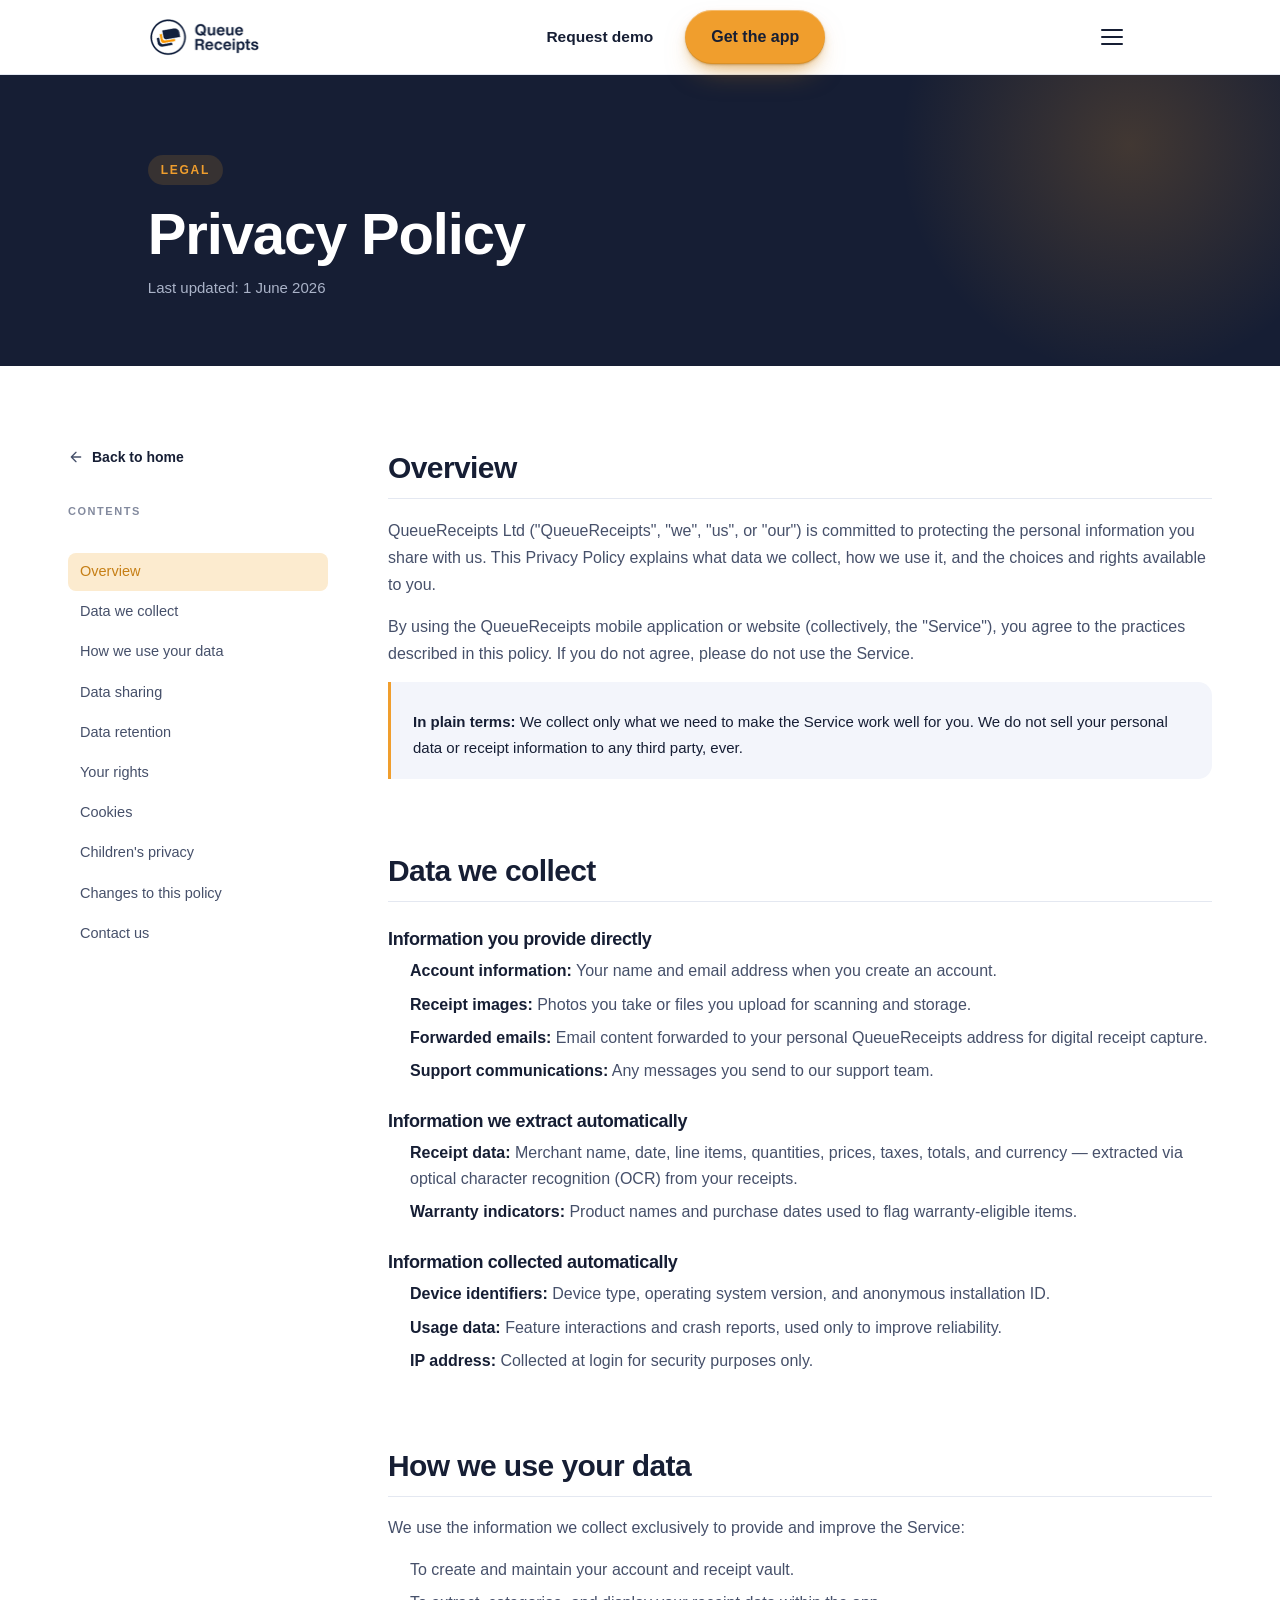
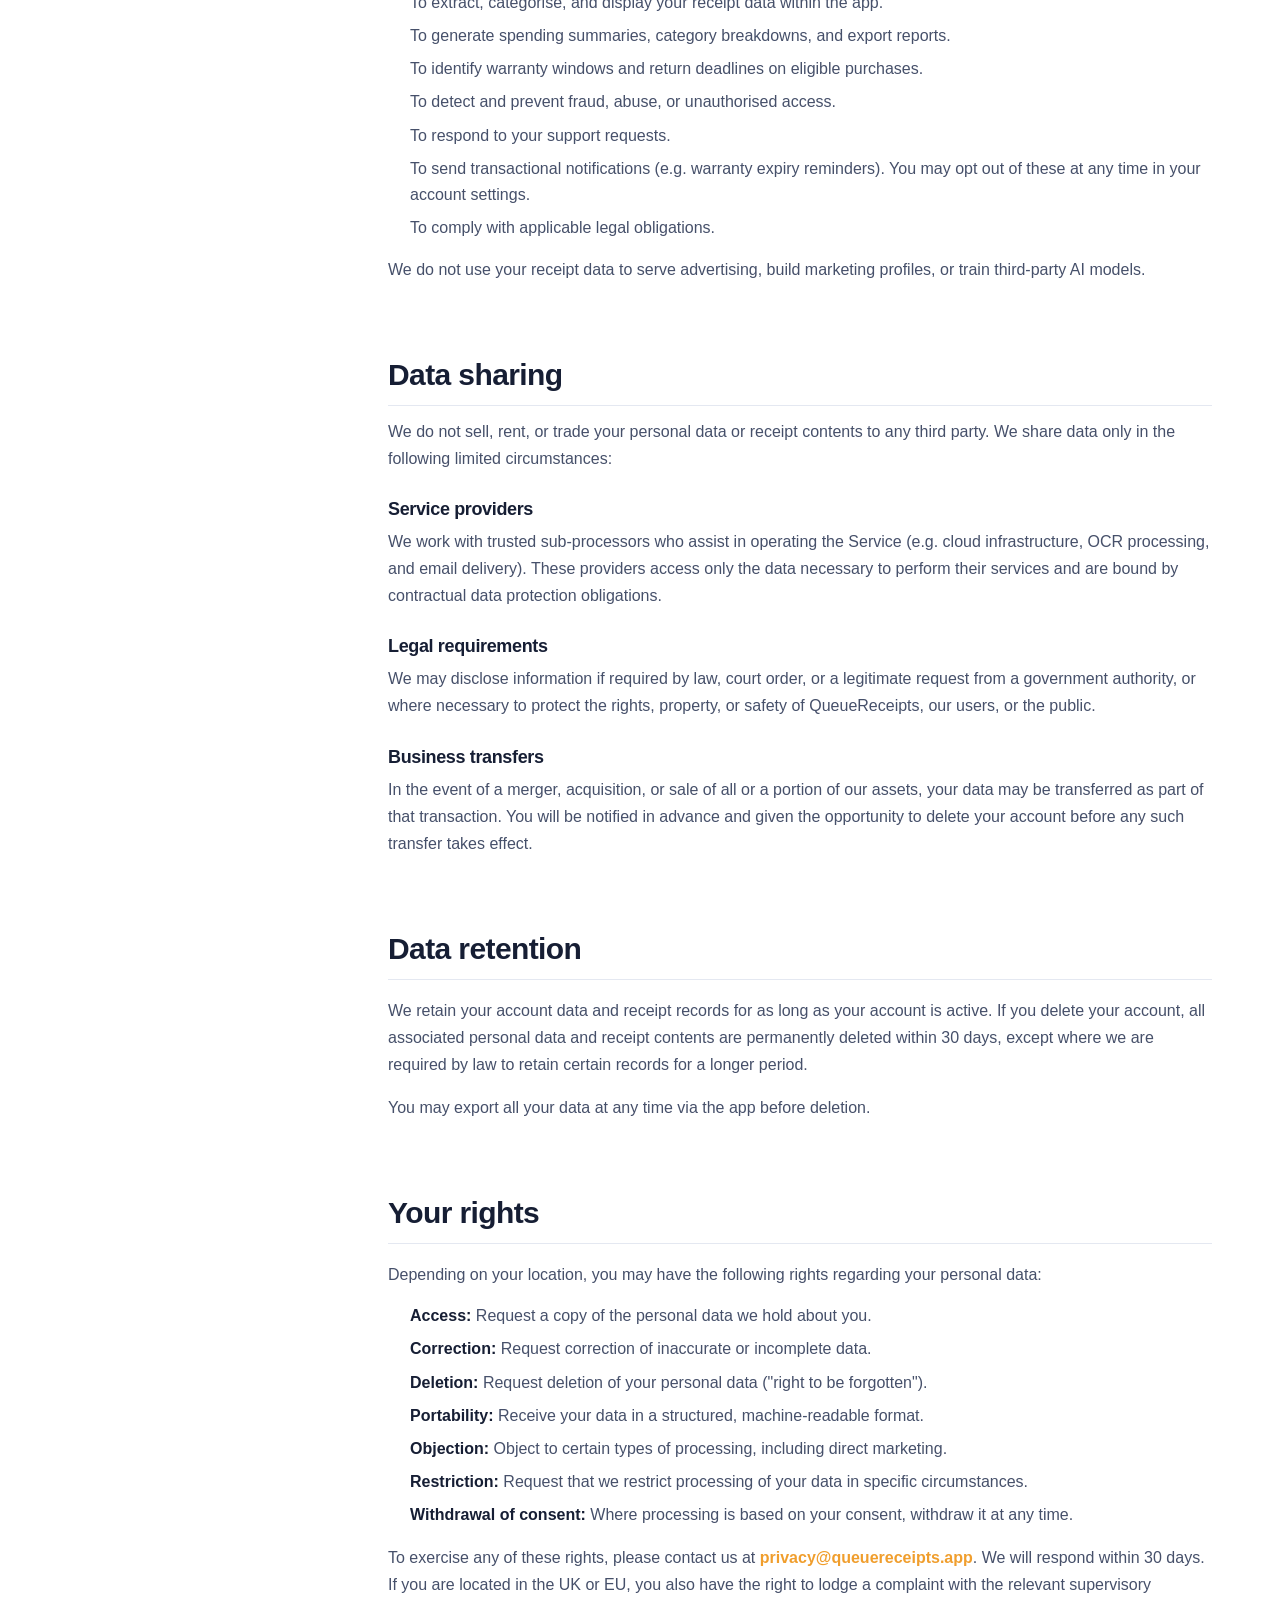
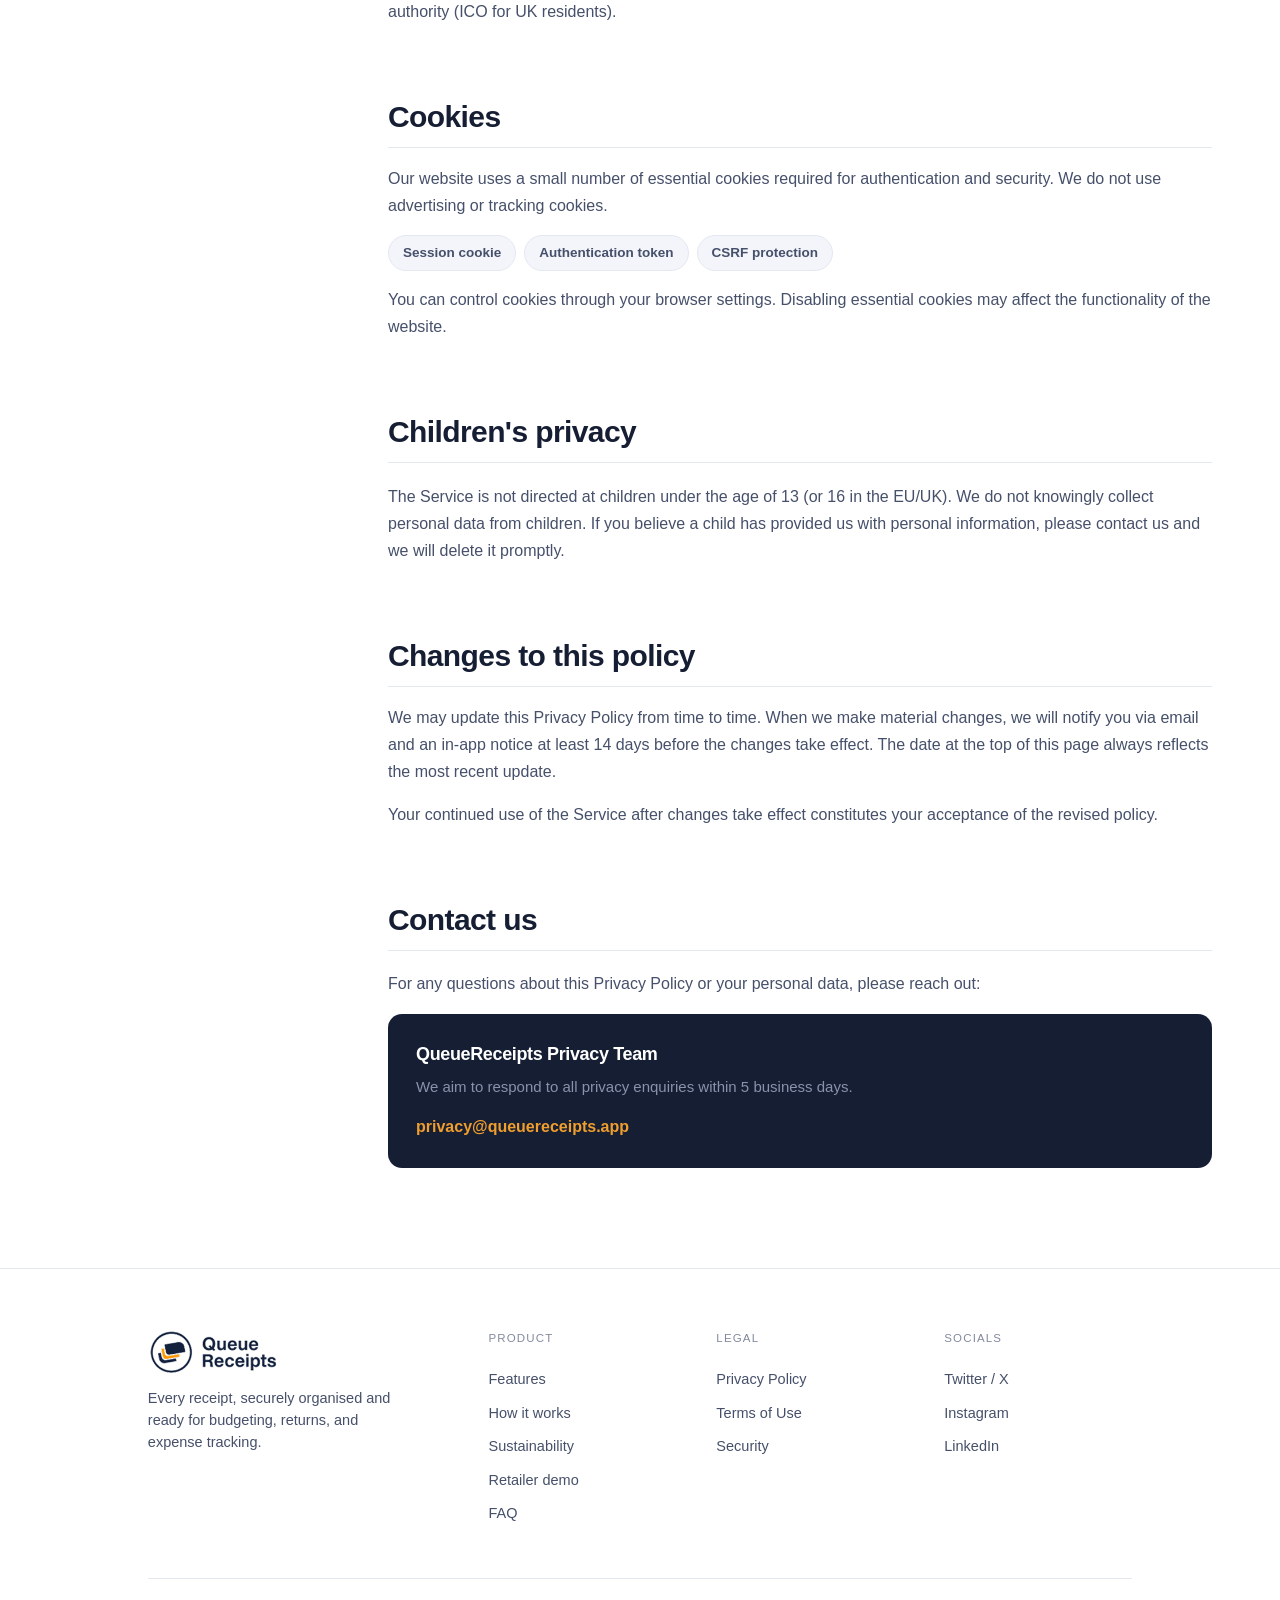
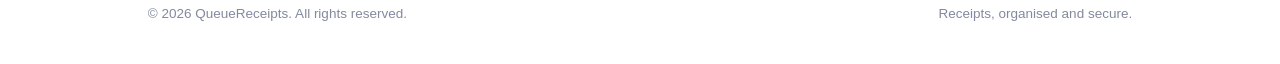
<file: privacy-policy.html>
<!DOCTYPE html>
<html lang="en">
<head>
<meta charset="UTF-8">
<meta name="viewport" content="width=device-width, initial-scale=1.0">
<title>Privacy Policy — QueueReceipts</title>
<link rel="icon" type="image/svg+xml" href="images/Frame 34083.svg">
<link rel="preconnect" href="https://api.fontshare.com">
<link rel="stylesheet" href="https://api.fontshare.com/v2/css?f[]=switzer@400,500,600,700,800&display=swap">
<link rel="stylesheet" href="css/base.css">
<link rel="stylesheet" href="css/header.css">
<link rel="stylesheet" href="css/sections.css">
<link rel="stylesheet" href="css/footer.css">
<link rel="stylesheet" href="css/legal.css">
</head>
<body>

<header class="header-nav">
  <div class="header-container">
    <a href="index.html" class="logo">
      <img src="images/logo.png" alt="QueueReceipts" width="114" height="40">
    </a>

    <nav class="nav-links">
      <a href="index.html#why-us">Why us</a>
      <a href="index.html#how-it-works">How it works</a>
      <a href="index.html#features">Features</a>
      <a href="index.html#for-you">For you</a>
      <a href="index.html#sustainability">Sustainability</a>
      <a href="index.html#faq">FAQ</a>
    </nav>

    <div class="header-actions">
      <a href="index.html#retailer-demo" class="request-demo">Request demo</a>
      <a href="index.html#final-cta" class="get-app-btn">Get the app</a>
    </div>

    <button type="button" class="menu-toggle" aria-label="Open menu" aria-expanded="false" aria-controls="mobile-nav">
      <span class="menu-toggle-bar"></span>
      <span class="menu-toggle-bar"></span>
      <span class="menu-toggle-bar"></span>
    </button>
  </div>

  <nav id="mobile-nav" class="mobile-nav">
    <a href="index.html#why-us">Why us</a>
    <a href="index.html#how-it-works">How it works</a>
    <a href="index.html#features">Features</a>
    <a href="index.html#for-you">For you</a>
    <a href="index.html#sustainability">Sustainability</a>
    <a href="index.html#faq">FAQ</a>
    <a href="index.html#retailer-demo" class="mobile-nav-demo">Request demo</a>
  </nav>
</header>

<section class="legal-hero">
  <div class="legal-hero-container">
    <span class="tag tag-dark">LEGAL</span>
    <h1 class="legal-hero-heading">Privacy Policy</h1>
    <p class="legal-hero-date">Last updated: 1 June 2026</p>
  </div>
  <div class="legal-hero-gradient"></div>
</section>

<div class="legal-layout">
  <aside class="legal-sidebar">
    <a href="index.html#footer" class="legal-back">
      <!-- Inlined rather than <img src>: an SVG loaded as an image resolves
           currentColor against its own document, not this page, so the hover
           colour could never reach the stroke. -->
      <svg class="legal-back-arrow" width="16" height="16" viewBox="0 0 16 16" fill="none" aria-hidden="true">
        <path d="M12.6666 8.00065H3.33331M3.33331 8.00065L7.99998 12.6673M3.33331 8.00065L7.99998 3.33398" stroke="currentColor" stroke-width="1.33333" stroke-linecap="round" stroke-linejoin="round"/>
      </svg>
      Back to home
    </a>
    <span class="legal-sidebar-title">CONTENTS</span>
    <div class="legal-toc-sentinel"></div>
    <nav class="legal-toc">
      <a href="#overview" class="legal-toc-link">Overview</a>
      <a href="#data-we-collect" class="legal-toc-link">Data we collect</a>
      <a href="#how-we-use-your-data" class="legal-toc-link">How we use your data</a>
      <a href="#data-sharing" class="legal-toc-link">Data sharing</a>
      <a href="#data-retention" class="legal-toc-link">Data retention</a>
      <a href="#your-rights" class="legal-toc-link">Your rights</a>
      <a href="#cookies" class="legal-toc-link">Cookies</a>
      <a href="#childrens-privacy" class="legal-toc-link">Children's privacy</a>
      <a href="#changes-to-this-policy" class="legal-toc-link">Changes to this policy</a>
      <a href="#contact-us" class="legal-toc-link">Contact us</a>
    </nav>
    <div class="legal-toc-spacer"></div>
  </aside>

  <main class="legal-content">
    <section id="overview" class="legal-section">
      <h2>Overview</h2>
      <p>QueueReceipts Ltd ("QueueReceipts", "we", "us", or "our") is committed to protecting the personal information you share with us. This Privacy Policy explains what data we collect, how we use it, and the choices and rights available to you.</p>
      <p>By using the QueueReceipts mobile application or website (collectively, the "Service"), you agree to the practices described in this policy. If you do not agree, please do not use the Service.</p>
      <div class="legal-callout">
        <p><strong>In plain terms:</strong> We collect only what we need to make the Service work well for you. We do not sell your personal data or receipt information to any third party, ever.</p>
      </div>
    </section>

    <section id="data-we-collect" class="legal-section">
      <h2>Data we collect</h2>

      <h3>Information you provide directly</h3>
      <ul class="legal-defs">
        <li><strong>Account information:</strong> Your name and email address when you create an account.</li>
        <li><strong>Receipt images:</strong> Photos you take or files you upload for scanning and storage.</li>
        <li><strong>Forwarded emails:</strong> Email content forwarded to your personal QueueReceipts address for digital receipt capture.</li>
        <li><strong>Support communications:</strong> Any messages you send to our support team.</li>
      </ul>

      <h3>Information we extract automatically</h3>
      <ul class="legal-defs">
        <li><strong>Receipt data:</strong> Merchant name, date, line items, quantities, prices, taxes, totals, and currency — extracted via optical character recognition (OCR) from your receipts.</li>
        <li><strong>Warranty indicators:</strong> Product names and purchase dates used to flag warranty-eligible items.</li>
      </ul>

      <h3>Information collected automatically</h3>
      <ul class="legal-defs">
        <li><strong>Device identifiers:</strong> Device type, operating system version, and anonymous installation ID.</li>
        <li><strong>Usage data:</strong> Feature interactions and crash reports, used only to improve reliability.</li>
        <li><strong>IP address:</strong> Collected at login for security purposes only.</li>
      </ul>
    </section>

    <section id="how-we-use-your-data" class="legal-section">
      <h2>How we use your data</h2>
      <p>We use the information we collect exclusively to provide and improve the Service:</p>
      <ul class="legal-defs">
        <li>To create and maintain your account and receipt vault.</li>
        <li>To extract, categorise, and display your receipt data within the app.</li>
        <li>To generate spending summaries, category breakdowns, and export reports.</li>
        <li>To identify warranty windows and return deadlines on eligible purchases.</li>
        <li>To detect and prevent fraud, abuse, or unauthorised access.</li>
        <li>To respond to your support requests.</li>
        <li>To send transactional notifications (e.g. warranty expiry reminders). You may opt out of these at any time in your account settings.</li>
        <li>To comply with applicable legal obligations.</li>
      </ul>
      <p>We do not use your receipt data to serve advertising, build marketing profiles, or train third-party AI models.</p>
    </section>

    <section id="data-sharing" class="legal-section">
      <h2>Data sharing</h2>
      <p>We do not sell, rent, or trade your personal data or receipt contents to any third party. We share data only in the following limited circumstances:</p>

      <h3>Service providers</h3>
      <p>We work with trusted sub-processors who assist in operating the Service (e.g. cloud infrastructure, OCR processing, and email delivery). These providers access only the data necessary to perform their services and are bound by contractual data protection obligations.</p>

      <h3>Legal requirements</h3>
      <p>We may disclose information if required by law, court order, or a legitimate request from a government authority, or where necessary to protect the rights, property, or safety of QueueReceipts, our users, or the public.</p>

      <h3>Business transfers</h3>
      <p>In the event of a merger, acquisition, or sale of all or a portion of our assets, your data may be transferred as part of that transaction. You will be notified in advance and given the opportunity to delete your account before any such transfer takes effect.</p>
    </section>

    <section id="data-retention" class="legal-section">
      <h2>Data retention</h2>
      <p>We retain your account data and receipt records for as long as your account is active. If you delete your account, all associated personal data and receipt contents are permanently deleted within 30 days, except where we are required by law to retain certain records for a longer period.</p>
      <p>You may export all your data at any time via the app before deletion.</p>
    </section>

    <section id="your-rights" class="legal-section">
      <h2>Your rights</h2>
      <p>Depending on your location, you may have the following rights regarding your personal data:</p>
      <ul class="legal-defs">
        <li><strong>Access:</strong> Request a copy of the personal data we hold about you.</li>
        <li><strong>Correction:</strong> Request correction of inaccurate or incomplete data.</li>
        <li><strong>Deletion:</strong> Request deletion of your personal data ("right to be forgotten").</li>
        <li><strong>Portability:</strong> Receive your data in a structured, machine-readable format.</li>
        <li><strong>Objection:</strong> Object to certain types of processing, including direct marketing.</li>
        <li><strong>Restriction:</strong> Request that we restrict processing of your data in specific circumstances.</li>
        <li><strong>Withdrawal of consent:</strong> Where processing is based on your consent, withdraw it at any time.</li>
      </ul>
      <p>To exercise any of these rights, please contact us at <a href="mailto:privacy@queuereceipts.app" class="faq-email">privacy@queuereceipts.app</a>. We will respond within 30 days. If you are located in the UK or EU, you also have the right to lodge a complaint with the relevant supervisory authority (ICO for UK residents).</p>
    </section>

    <section id="cookies" class="legal-section">
      <h2>Cookies</h2>
      <p>Our website uses a small number of essential cookies required for authentication and security. We do not use advertising or tracking cookies.</p>
      <div class="legal-cookie-pills">
        <span class="legal-cookie-pill">Session cookie</span>
        <span class="legal-cookie-pill">Authentication token</span>
        <span class="legal-cookie-pill">CSRF protection</span>
      </div>
      <p>You can control cookies through your browser settings. Disabling essential cookies may affect the functionality of the website.</p>
    </section>

    <section id="childrens-privacy" class="legal-section">
      <h2>Children's privacy</h2>
      <p>The Service is not directed at children under the age of 13 (or 16 in the EU/UK). We do not knowingly collect personal data from children. If you believe a child has provided us with personal information, please contact us and we will delete it promptly.</p>
    </section>

    <section id="changes-to-this-policy" class="legal-section">
      <h2>Changes to this policy</h2>
      <p>We may update this Privacy Policy from time to time. When we make material changes, we will notify you via email and an in-app notice at least 14 days before the changes take effect. The date at the top of this page always reflects the most recent update.</p>
      <p>Your continued use of the Service after changes take effect constitutes your acceptance of the revised policy.</p>
    </section>

    <section id="contact-us" class="legal-section">
      <h2>Contact us</h2>
      <p>For any questions about this Privacy Policy or your personal data, please reach out:</p>
      <div class="legal-contact-card">
        <h4>QueueReceipts Privacy Team</h4>
        <p>We aim to respond to all privacy enquiries within 5 business days.</p>
        <a href="mailto:privacy@queuereceipts.app">privacy@queuereceipts.app</a>
      </div>
    </section>
  </main>
</div>

<footer class="site-footer">
  <div class="footer-container">
    <div class="footer-grid">
      <div class="footer-brand">
        <a href="index.html" class="footer-logo">
          <img src="images/logo.png" alt="QueueReceipts" width="131" height="46">
        </a>
        <p class="footer-desc">Every receipt, securely organised and ready for budgeting, returns, and expense tracking.</p>
      </div>
      <div class="footer-col">
        <h5 class="footer-col-title">PRODUCT</h5>
        <a href="index.html#features" class="footer-link">Features</a>
        <a href="index.html#how-it-works" class="footer-link">How it works</a>
        <a href="index.html#sustainability" class="footer-link">Sustainability</a>
        <a href="index.html#retailer-demo" class="footer-link">Retailer demo</a>
        <a href="index.html#faq" class="footer-link">FAQ</a>
      </div>
      <div class="footer-col">
        <h5 class="footer-col-title">LEGAL</h5>
        <a href="privacy-policy.html" class="footer-link">Privacy Policy</a>
        <a href="terms-of-use.html" class="footer-link">Terms of Use</a>
        <a href="security.html" class="footer-link">Security</a>
      </div>
      <div class="footer-col">
        <h5 class="footer-col-title">SOCIALS</h5>
        <a href="https://x.com/QueueReceipts" target="_blank" rel="noopener" class="footer-link">Twitter / X</a>
        <a href="https://www.instagram.com/queuereceipts/" target="_blank" rel="noopener" class="footer-link">Instagram</a>
        <a href="https://www.linkedin.com/company/queuereceipts" target="_blank" rel="noopener" class="footer-link">LinkedIn</a>
      </div>
    </div>
    <div class="footer-bottom">
      <p>© 2026 QueueReceipts. All rights reserved.</p>
      <p>Receipts, organised and secure.</p>
    </div>
  </div>
</footer>

<script src="scripts.js"></script>
</body>
</html>
</file>
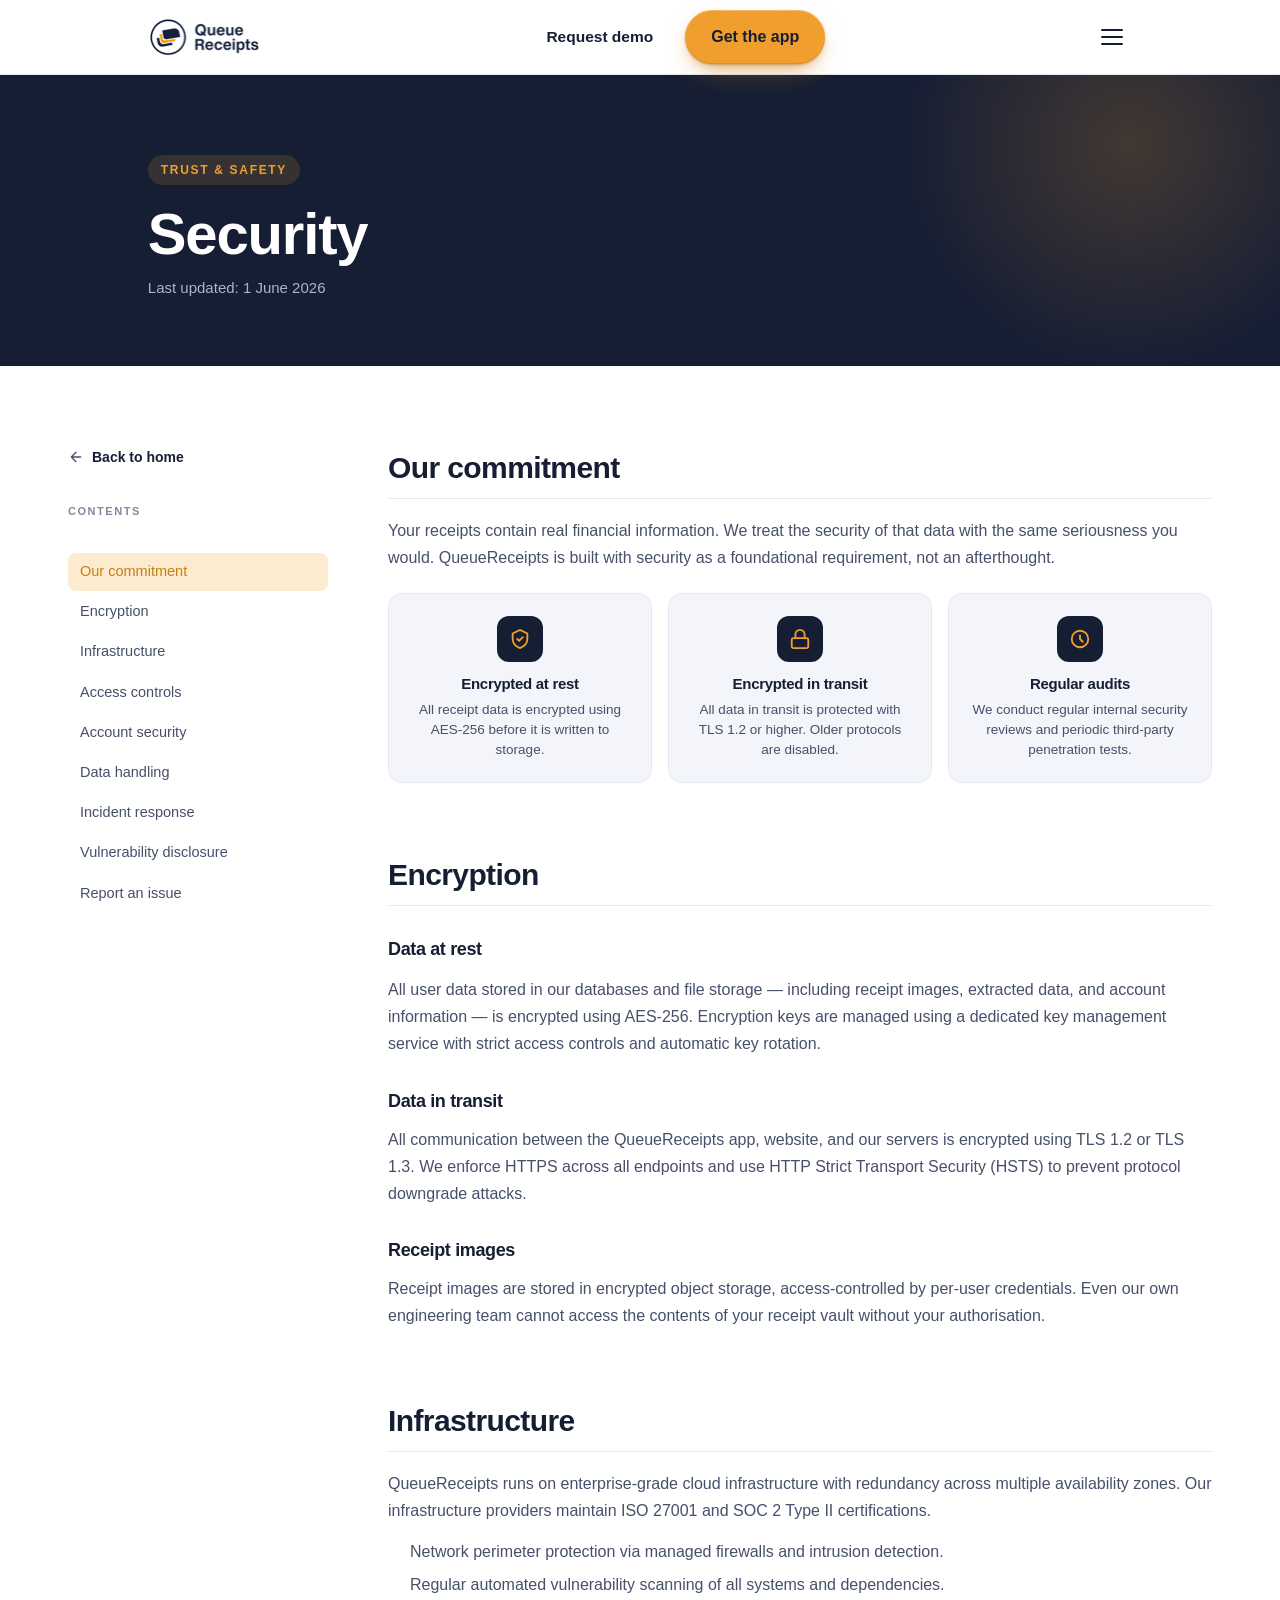
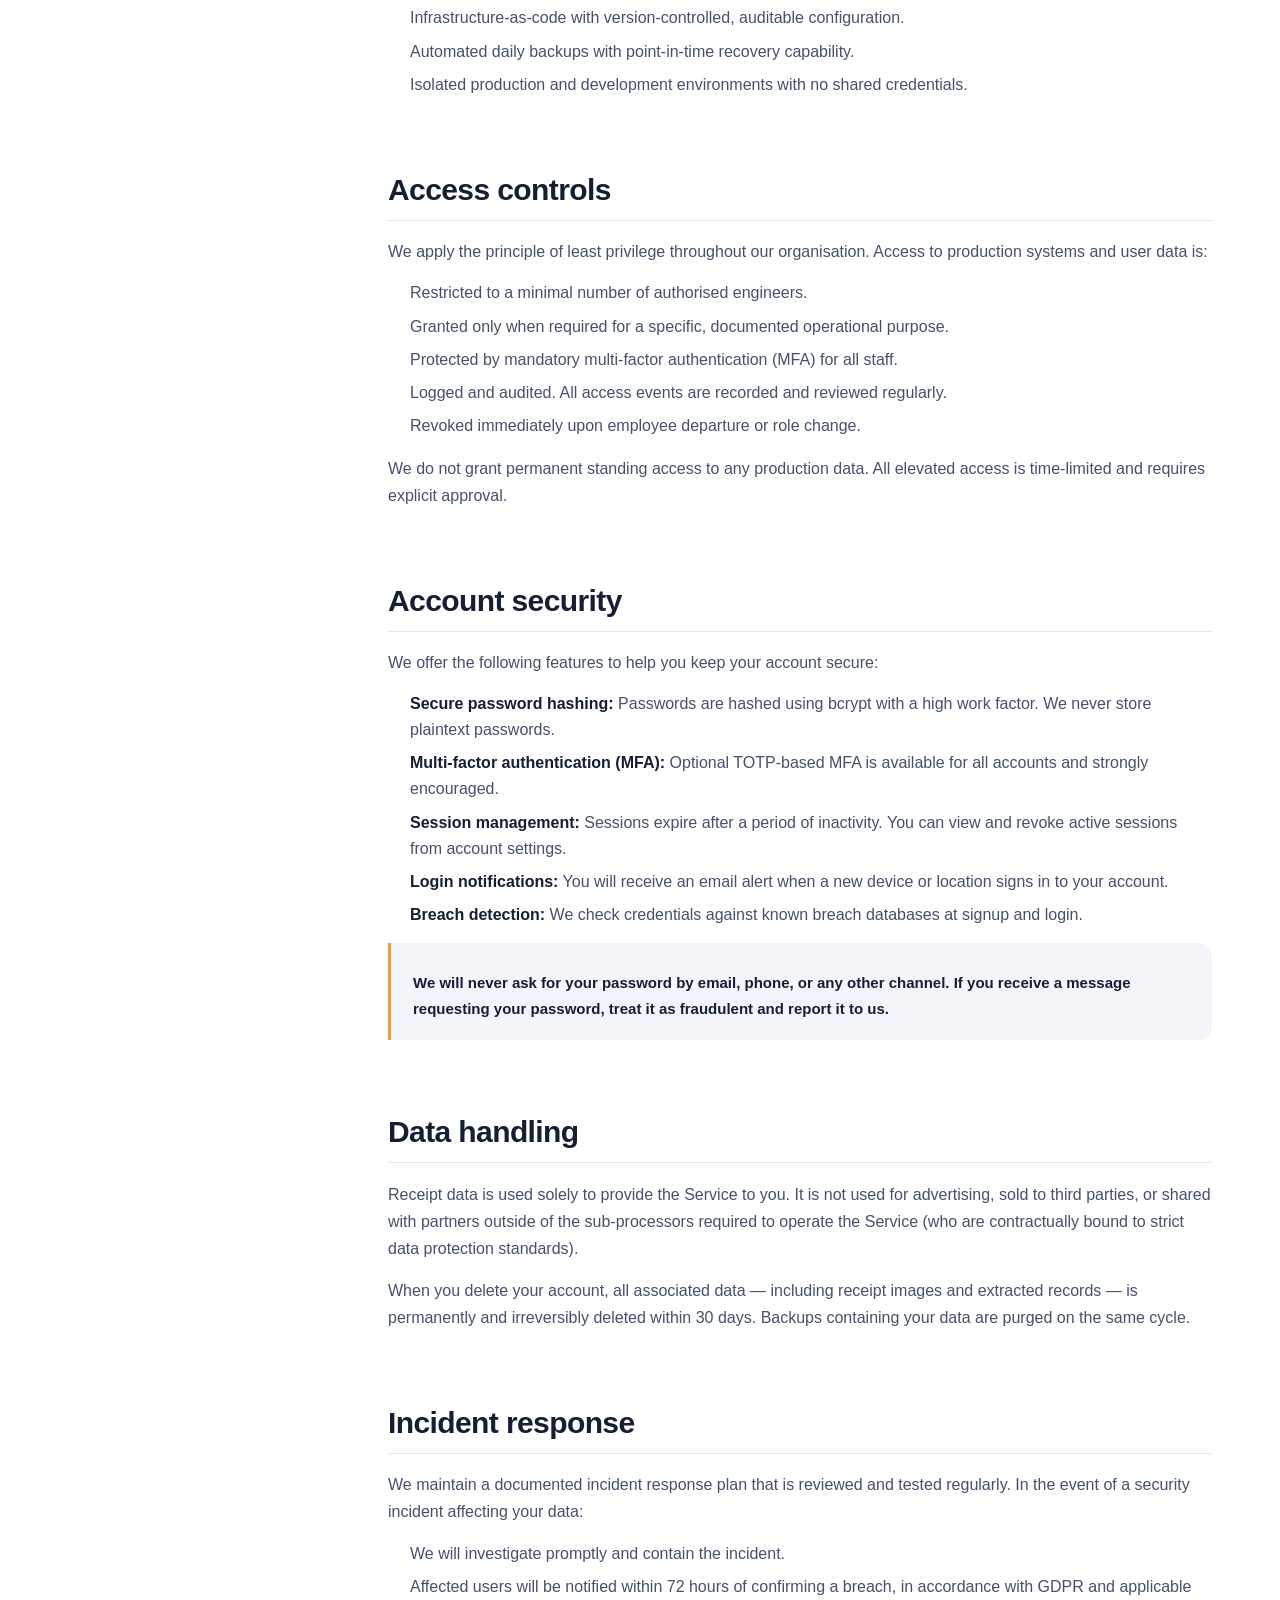
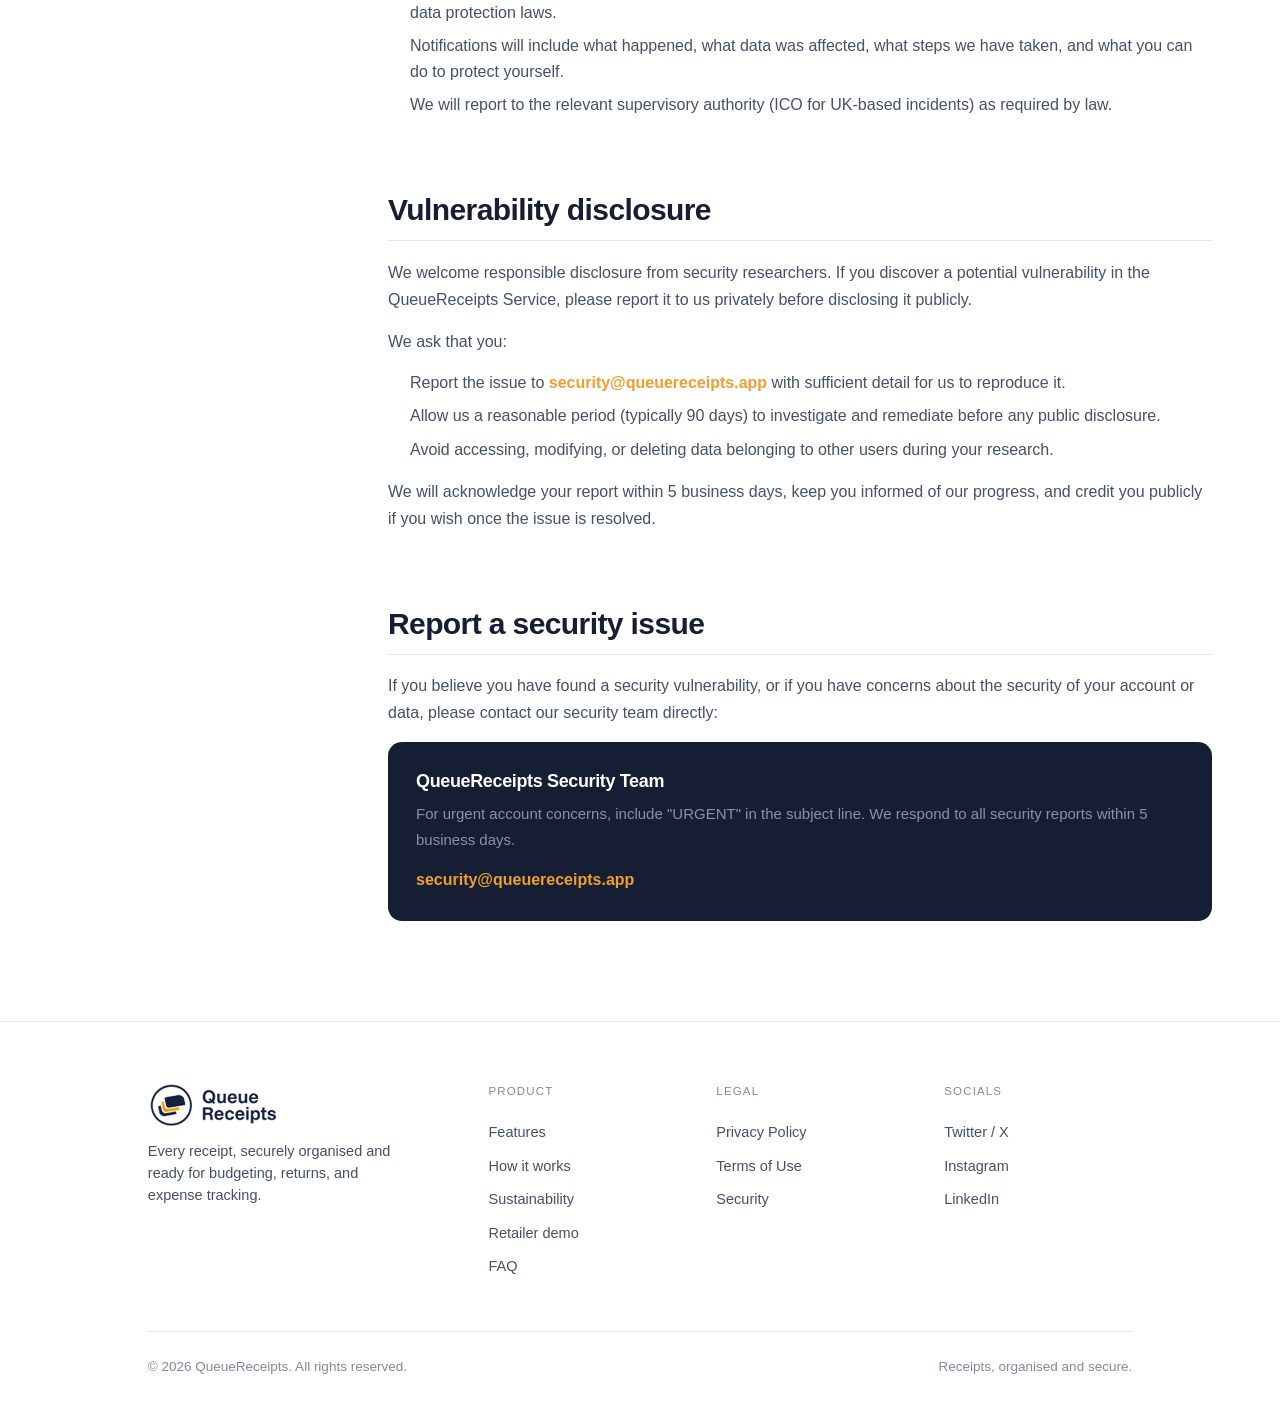
<file: security.html>
<!DOCTYPE html>
<html lang="en">
<head>
<meta charset="UTF-8">
<meta name="viewport" content="width=device-width, initial-scale=1.0">
<title>Security — QueueReceipts</title>
<link rel="icon" type="image/svg+xml" href="images/Frame 34083.svg">
<link rel="preconnect" href="https://api.fontshare.com">
<link rel="stylesheet" href="https://api.fontshare.com/v2/css?f[]=switzer@400,500,600,700,800&display=swap">
<link rel="stylesheet" href="css/base.css">
<link rel="stylesheet" href="css/header.css">
<link rel="stylesheet" href="css/sections.css">
<link rel="stylesheet" href="css/footer.css">
<link rel="stylesheet" href="css/legal.css">
</head>
<body>

<header class="header-nav">
  <div class="header-container">
    <a href="index.html" class="logo">
      <img src="images/logo.png" alt="QueueReceipts" width="114" height="40">
    </a>

    <nav class="nav-links">
      <a href="index.html#why-us">Why us</a>
      <a href="index.html#how-it-works">How it works</a>
      <a href="index.html#features">Features</a>
      <a href="index.html#for-you">For you</a>
      <a href="index.html#sustainability">Sustainability</a>
      <a href="index.html#faq">FAQ</a>
    </nav>

    <div class="header-actions">
      <a href="index.html#retailer-demo" class="request-demo">Request demo</a>
      <a href="index.html#final-cta" class="get-app-btn">Get the app</a>
    </div>

    <button type="button" class="menu-toggle" aria-label="Open menu" aria-expanded="false" aria-controls="mobile-nav">
      <span class="menu-toggle-bar"></span>
      <span class="menu-toggle-bar"></span>
      <span class="menu-toggle-bar"></span>
    </button>
  </div>

  <nav id="mobile-nav" class="mobile-nav">
    <a href="index.html#why-us">Why us</a>
    <a href="index.html#how-it-works">How it works</a>
    <a href="index.html#features">Features</a>
    <a href="index.html#for-you">For you</a>
    <a href="index.html#sustainability">Sustainability</a>
    <a href="index.html#faq">FAQ</a>
    <a href="index.html#retailer-demo" class="mobile-nav-demo">Request demo</a>
  </nav>
</header>

<section class="legal-hero">
  <div class="legal-hero-container">
    <span class="tag tag-dark">TRUST &amp; SAFETY</span>
    <h1 class="legal-hero-heading">Security</h1>
    <p class="legal-hero-date">Last updated: 1 June 2026</p>
  </div>
  <div class="legal-hero-gradient"></div>
</section>

<div class="legal-layout">
  <aside class="legal-sidebar">
    <a href="index.html#footer" class="legal-back">
      <!-- Inlined rather than <img src>: an SVG loaded as an image resolves
           currentColor against its own document, not this page, so the hover
           colour could never reach the stroke. -->
      <svg class="legal-back-arrow" width="16" height="16" viewBox="0 0 16 16" fill="none" aria-hidden="true">
        <path d="M12.6666 8.00065H3.33331M3.33331 8.00065L7.99998 12.6673M3.33331 8.00065L7.99998 3.33398" stroke="currentColor" stroke-width="1.33333" stroke-linecap="round" stroke-linejoin="round"/>
      </svg>
      Back to home
    </a>
    <span class="legal-sidebar-title">CONTENTS</span>
    <div class="legal-toc-sentinel"></div>
    <nav class="legal-toc">
      <a href="#our-commitment" class="legal-toc-link">Our commitment</a>
      <a href="#encryption" class="legal-toc-link">Encryption</a>
      <a href="#infrastructure" class="legal-toc-link">Infrastructure</a>
      <a href="#access-controls" class="legal-toc-link">Access controls</a>
      <a href="#account-security" class="legal-toc-link">Account security</a>
      <a href="#data-handling" class="legal-toc-link">Data handling</a>
      <a href="#incident-response" class="legal-toc-link">Incident response</a>
      <a href="#vulnerability-disclosure" class="legal-toc-link">Vulnerability disclosure</a>
      <a href="#report-an-issue" class="legal-toc-link">Report an issue</a>
    </nav>
    <div class="legal-toc-spacer"></div>
  </aside>

  <main class="legal-content">
    <section id="our-commitment" class="legal-section">
      <h2>Our commitment</h2>
      <p>Your receipts contain real financial information. We treat the security of that data with the same seriousness you would. QueueReceipts is built with security as a foundational requirement, not an afterthought.</p>
      <div class="legal-commitment-cards">
        <div class="legal-commitment-card">
          <div class="legal-commitment-icon">
            <img src="images/SVG.svg" alt="" width="22" height="22">
          </div>
          <h4>Encrypted at rest</h4>
          <p>All receipt data is encrypted using AES-256 before it is written to storage.</p>
        </div>
        <div class="legal-commitment-card">
          <div class="legal-commitment-icon">
            <img src="images/2.svg" alt="" width="22" height="22">
          </div>
          <h4>Encrypted in transit</h4>
          <p>All data in transit is protected with TLS 1.2 or higher. Older protocols are disabled.</p>
        </div>
        <div class="legal-commitment-card">
          <div class="legal-commitment-icon">
            <img src="images/3.svg" alt="" width="22" height="22">
          </div>
          <h4>Regular audits</h4>
          <p>We conduct regular internal security reviews and periodic third-party penetration tests.</p>
        </div>
      </div>
    </section>

    <section id="encryption" class="legal-section">
      <h2>Encryption</h2>

      <h3>Data at rest</h3>
      <p>All user data stored in our databases and file storage — including receipt images, extracted data, and account information — is encrypted using AES-256. Encryption keys are managed using a dedicated key management service with strict access controls and automatic key rotation.</p>

      <h3>Data in transit</h3>
      <p>All communication between the QueueReceipts app, website, and our servers is encrypted using TLS 1.2 or TLS 1.3. We enforce HTTPS across all endpoints and use HTTP Strict Transport Security (HSTS) to prevent protocol downgrade attacks.</p>

      <h3>Receipt images</h3>
      <p>Receipt images are stored in encrypted object storage, access-controlled by per-user credentials. Even our own engineering team cannot access the contents of your receipt vault without your authorisation.</p>
    </section>

    <section id="infrastructure" class="legal-section">
      <h2>Infrastructure</h2>
      <p>QueueReceipts runs on enterprise-grade cloud infrastructure with redundancy across multiple availability zones. Our infrastructure providers maintain ISO 27001 and SOC 2 Type II certifications.</p>
      <ul class="legal-defs">
        <li>Network perimeter protection via managed firewalls and intrusion detection.</li>
        <li>Regular automated vulnerability scanning of all systems and dependencies.</li>
        <li>Infrastructure-as-code with version-controlled, auditable configuration.</li>
        <li>Automated daily backups with point-in-time recovery capability.</li>
        <li>Isolated production and development environments with no shared credentials.</li>
      </ul>
    </section>

    <section id="access-controls" class="legal-section">
      <h2>Access controls</h2>
      <p>We apply the principle of least privilege throughout our organisation. Access to production systems and user data is:</p>
      <ul class="legal-defs">
        <li>Restricted to a minimal number of authorised engineers.</li>
        <li>Granted only when required for a specific, documented operational purpose.</li>
        <li>Protected by mandatory multi-factor authentication (MFA) for all staff.</li>
        <li>Logged and audited. All access events are recorded and reviewed regularly.</li>
        <li>Revoked immediately upon employee departure or role change.</li>
      </ul>
      <p>We do not grant permanent standing access to any production data. All elevated access is time-limited and requires explicit approval.</p>
    </section>

    <section id="account-security" class="legal-section">
      <h2>Account security</h2>
      <p>We offer the following features to help you keep your account secure:</p>
      <ul class="legal-defs">
        <li><strong>Secure password hashing:</strong> Passwords are hashed using bcrypt with a high work factor. We never store plaintext passwords.</li>
        <li><strong>Multi-factor authentication (MFA):</strong> Optional TOTP-based MFA is available for all accounts and strongly encouraged.</li>
        <li><strong>Session management:</strong> Sessions expire after a period of inactivity. You can view and revoke active sessions from account settings.</li>
        <li><strong>Login notifications:</strong> You will receive an email alert when a new device or location signs in to your account.</li>
        <li><strong>Breach detection:</strong> We check credentials against known breach databases at signup and login.</li>
      </ul>
      <div class="legal-callout">
        <p><strong>We will never ask for your password by email, phone, or any other channel. If you receive a message requesting your password, treat it as fraudulent and report it to us.</strong></p>
      </div>
    </section>

    <section id="data-handling" class="legal-section">
      <h2>Data handling</h2>
      <p>Receipt data is used solely to provide the Service to you. It is not used for advertising, sold to third parties, or shared with partners outside of the sub-processors required to operate the Service (who are contractually bound to strict data protection standards).</p>
      <p>When you delete your account, all associated data — including receipt images and extracted records — is permanently and irreversibly deleted within 30 days. Backups containing your data are purged on the same cycle.</p>
    </section>

    <section id="incident-response" class="legal-section">
      <h2>Incident response</h2>
      <p>We maintain a documented incident response plan that is reviewed and tested regularly. In the event of a security incident affecting your data:</p>
      <ul class="legal-defs">
        <li>We will investigate promptly and contain the incident.</li>
        <li>Affected users will be notified within 72 hours of confirming a breach, in accordance with GDPR and applicable data protection laws.</li>
        <li>Notifications will include what happened, what data was affected, what steps we have taken, and what you can do to protect yourself.</li>
        <li>We will report to the relevant supervisory authority (ICO for UK-based incidents) as required by law.</li>
      </ul>
    </section>

    <section id="vulnerability-disclosure" class="legal-section">
      <h2>Vulnerability disclosure</h2>
      <p>We welcome responsible disclosure from security researchers. If you discover a potential vulnerability in the QueueReceipts Service, please report it to us privately before disclosing it publicly.</p>
      <p>We ask that you:</p>
      <ul class="legal-defs">
        <li>Report the issue to <a href="mailto:security@queuereceipts.app" class="faq-email">security@queuereceipts.app</a> with sufficient detail for us to reproduce it.</li>
        <li>Allow us a reasonable period (typically 90 days) to investigate and remediate before any public disclosure.</li>
        <li>Avoid accessing, modifying, or deleting data belonging to other users during your research.</li>
      </ul>
      <p>We will acknowledge your report within 5 business days, keep you informed of our progress, and credit you publicly if you wish once the issue is resolved.</p>
    </section>

    <section id="report-an-issue" class="legal-section">
      <h2>Report a security issue</h2>
      <p>If you believe you have found a security vulnerability, or if you have concerns about the security of your account or data, please contact our security team directly:</p>
      <div class="legal-contact-card">
        <h4>QueueReceipts Security Team</h4>
        <p>For urgent account concerns, include "URGENT" in the subject line. We respond to all security reports within 5 business days.</p>
        <a href="mailto:security@queuereceipts.app">security@queuereceipts.app</a>
      </div>
    </section>
  </main>
</div>

<footer class="site-footer">
  <div class="footer-container">
    <div class="footer-grid">
      <div class="footer-brand">
        <a href="index.html" class="footer-logo">
          <img src="images/logo.png" alt="QueueReceipts" width="131" height="46">
        </a>
        <p class="footer-desc">Every receipt, securely organised and ready for budgeting, returns, and expense tracking.</p>
      </div>
      <div class="footer-col">
        <h5 class="footer-col-title">PRODUCT</h5>
        <a href="index.html#features" class="footer-link">Features</a>
        <a href="index.html#how-it-works" class="footer-link">How it works</a>
        <a href="index.html#sustainability" class="footer-link">Sustainability</a>
        <a href="index.html#retailer-demo" class="footer-link">Retailer demo</a>
        <a href="index.html#faq" class="footer-link">FAQ</a>
      </div>
      <div class="footer-col">
        <h5 class="footer-col-title">LEGAL</h5>
        <a href="privacy-policy.html" class="footer-link">Privacy Policy</a>
        <a href="terms-of-use.html" class="footer-link">Terms of Use</a>
        <a href="security.html" class="footer-link">Security</a>
      </div>
      <div class="footer-col">
        <h5 class="footer-col-title">SOCIALS</h5>
        <a href="https://x.com/QueueReceipts" target="_blank" rel="noopener" class="footer-link">Twitter / X</a>
        <a href="https://www.instagram.com/queuereceipts/" target="_blank" rel="noopener" class="footer-link">Instagram</a>
        <a href="https://www.linkedin.com/company/queuereceipts" target="_blank" rel="noopener" class="footer-link">LinkedIn</a>
      </div>
    </div>
    <div class="footer-bottom">
      <p>© 2026 QueueReceipts. All rights reserved.</p>
      <p>Receipts, organised and secure.</p>
    </div>
  </div>
</footer>

<script src="scripts.js"></script>
</body>
</html>
</file>
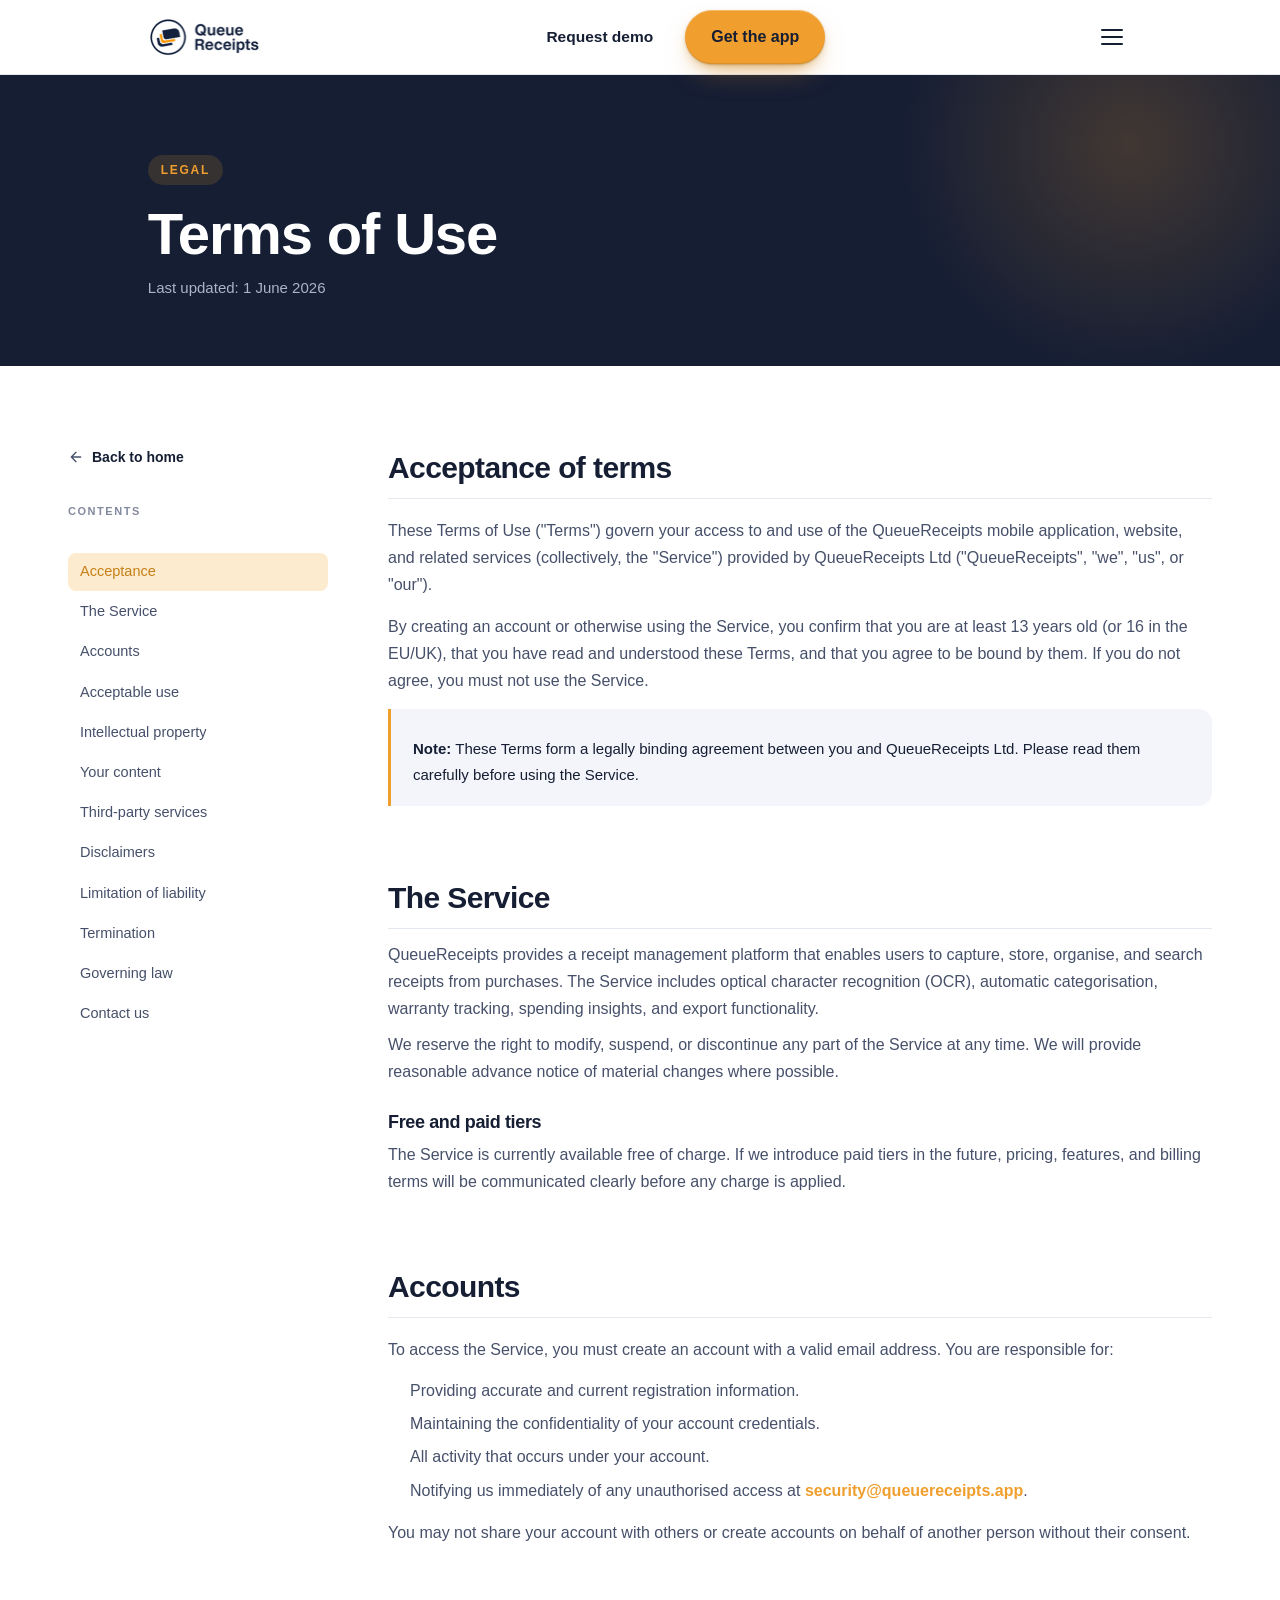
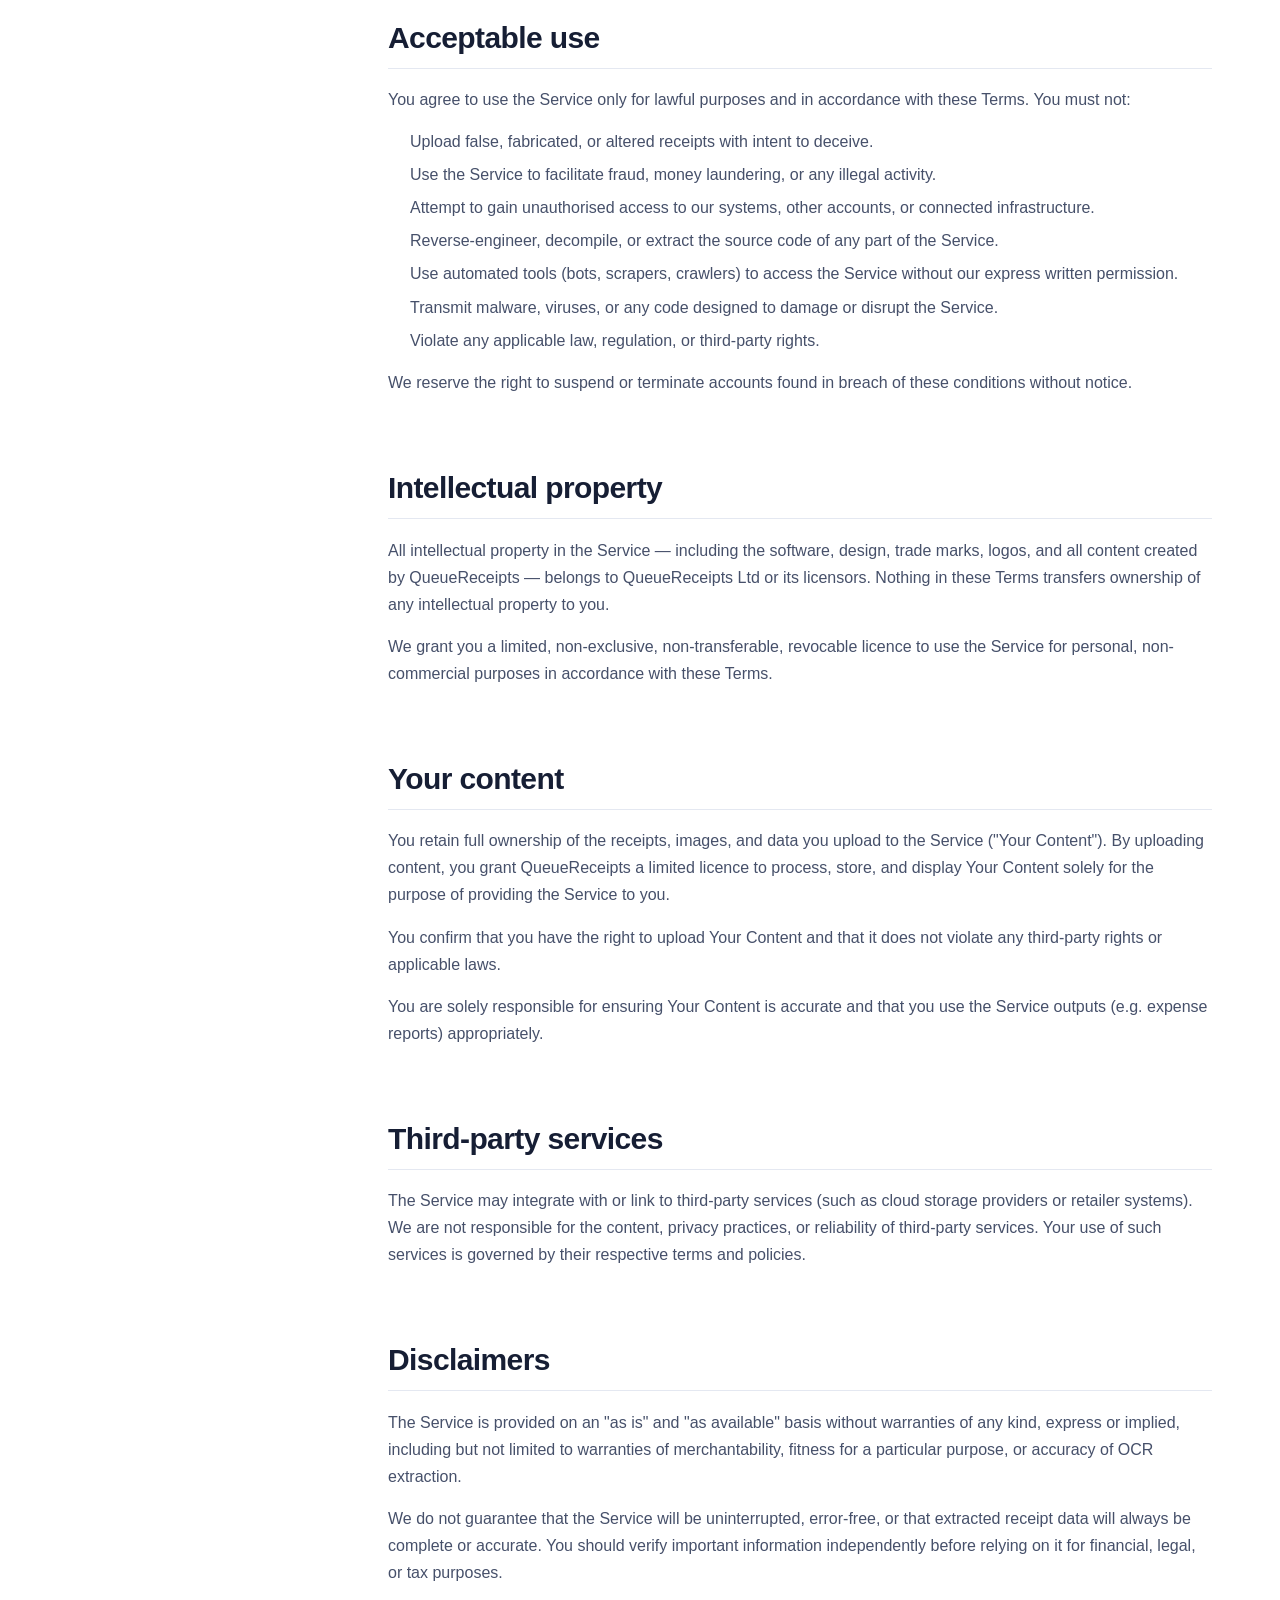
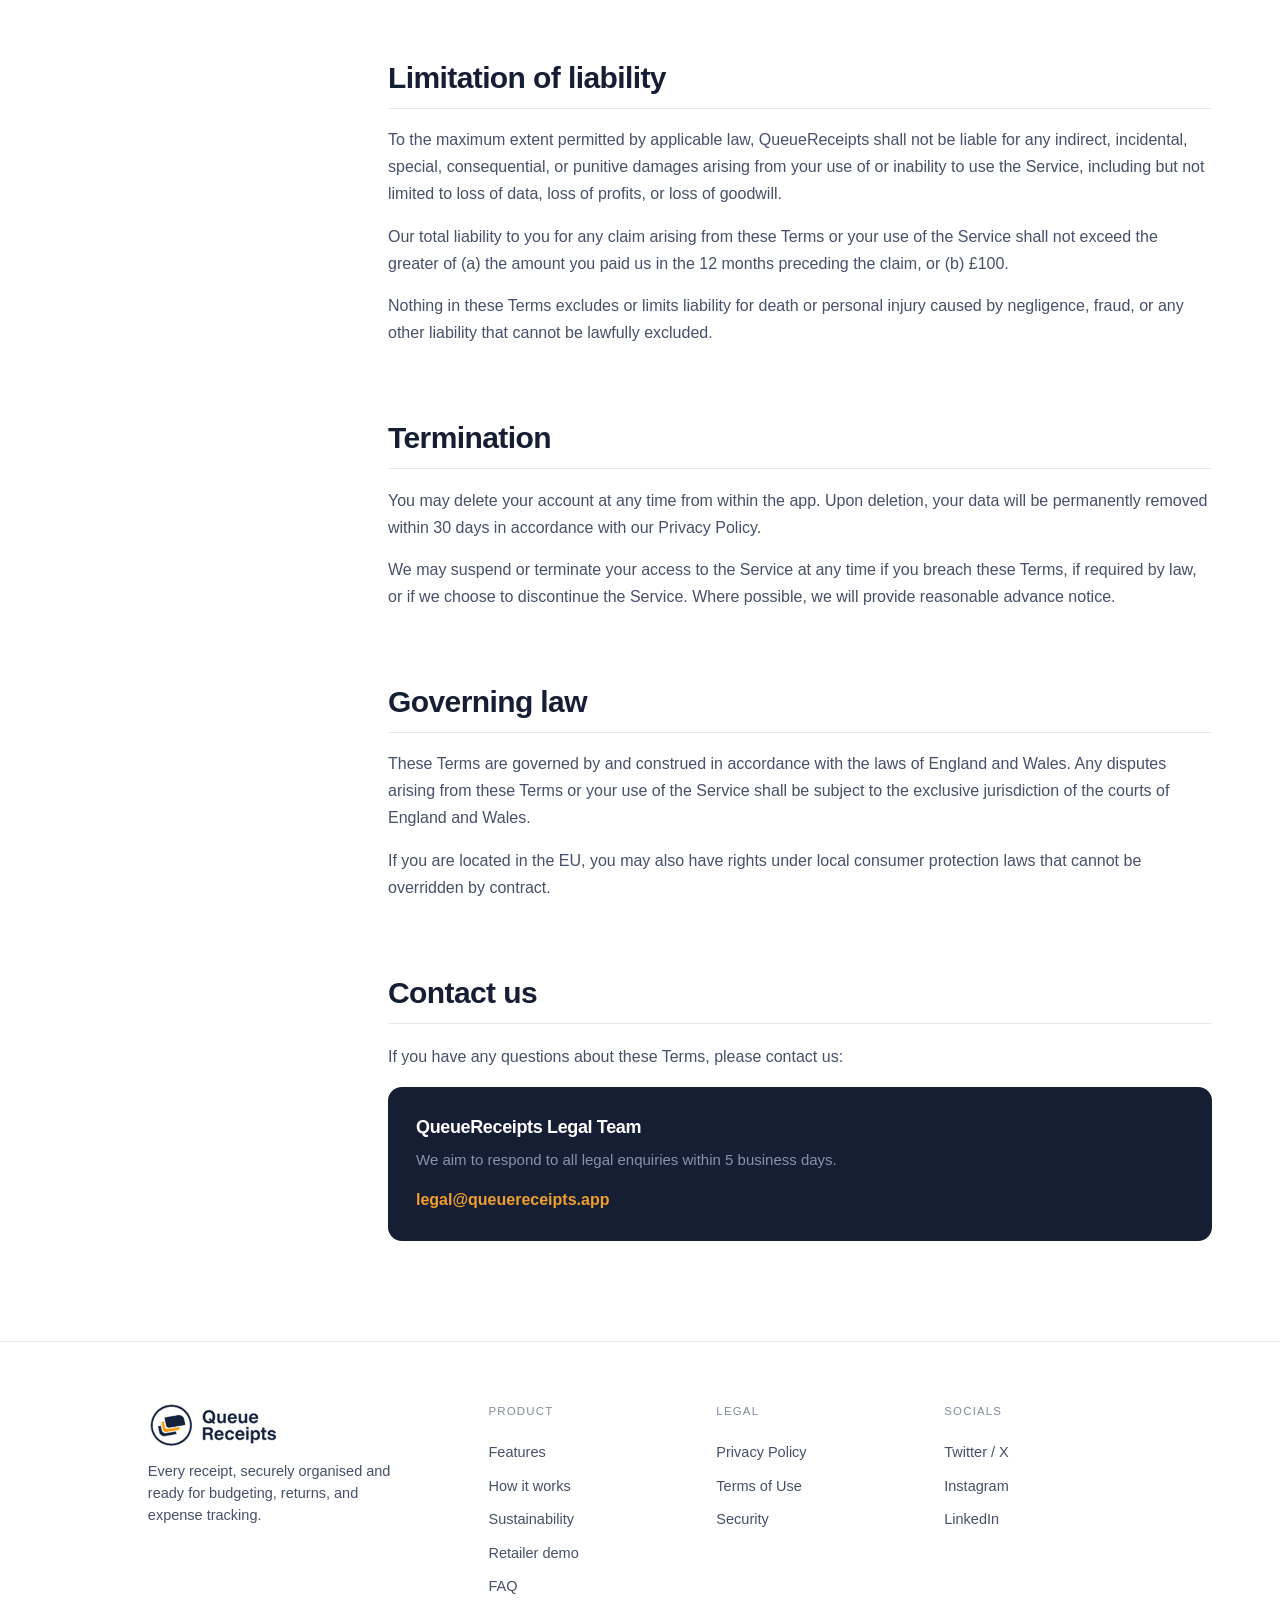
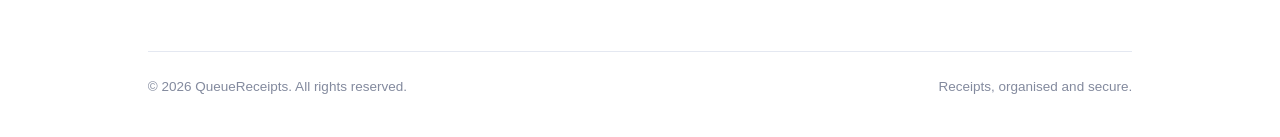
<file: terms-of-use.html>
<!DOCTYPE html>
<html lang="en">
<head>
<meta charset="UTF-8">
<meta name="viewport" content="width=device-width, initial-scale=1.0">
<title>Terms of Use — QueueReceipts</title>
<link rel="icon" type="image/svg+xml" href="images/Frame 34083.svg">
<link rel="preconnect" href="https://api.fontshare.com">
<link rel="stylesheet" href="https://api.fontshare.com/v2/css?f[]=switzer@400,500,600,700,800&display=swap">
<link rel="stylesheet" href="css/base.css">
<link rel="stylesheet" href="css/header.css">
<link rel="stylesheet" href="css/sections.css">
<link rel="stylesheet" href="css/footer.css">
<link rel="stylesheet" href="css/legal.css">
</head>
<body>

<header class="header-nav">
  <div class="header-container">
    <a href="index.html" class="logo">
      <img src="images/logo.png" alt="QueueReceipts" width="114" height="40">
    </a>

    <nav class="nav-links">
      <a href="index.html#why-us">Why us</a>
      <a href="index.html#how-it-works">How it works</a>
      <a href="index.html#features">Features</a>
      <a href="index.html#for-you">For you</a>
      <a href="index.html#sustainability">Sustainability</a>
      <a href="index.html#faq">FAQ</a>
    </nav>

    <div class="header-actions">
      <a href="index.html#retailer-demo" class="request-demo">Request demo</a>
      <a href="index.html#final-cta" class="get-app-btn">Get the app</a>
    </div>

    <button type="button" class="menu-toggle" aria-label="Open menu" aria-expanded="false" aria-controls="mobile-nav">
      <span class="menu-toggle-bar"></span>
      <span class="menu-toggle-bar"></span>
      <span class="menu-toggle-bar"></span>
    </button>
  </div>

  <nav id="mobile-nav" class="mobile-nav">
    <a href="index.html#why-us">Why us</a>
    <a href="index.html#how-it-works">How it works</a>
    <a href="index.html#features">Features</a>
    <a href="index.html#for-you">For you</a>
    <a href="index.html#sustainability">Sustainability</a>
    <a href="index.html#faq">FAQ</a>
    <a href="index.html#retailer-demo" class="mobile-nav-demo">Request demo</a>
  </nav>
</header>

<section class="legal-hero">
  <div class="legal-hero-container">
    <span class="tag tag-dark">LEGAL</span>
    <h1 class="legal-hero-heading">Terms of Use</h1>
    <p class="legal-hero-date">Last updated: 1 June 2026</p>
  </div>
  <div class="legal-hero-gradient"></div>
</section>

<div class="legal-layout">
  <aside class="legal-sidebar">
    <a href="index.html#footer" class="legal-back">
      <!-- Inlined rather than <img src>: an SVG loaded as an image resolves
           currentColor against its own document, not this page, so the hover
           colour could never reach the stroke. -->
      <svg class="legal-back-arrow" width="16" height="16" viewBox="0 0 16 16" fill="none" aria-hidden="true">
        <path d="M12.6666 8.00065H3.33331M3.33331 8.00065L7.99998 12.6673M3.33331 8.00065L7.99998 3.33398" stroke="currentColor" stroke-width="1.33333" stroke-linecap="round" stroke-linejoin="round"/>
      </svg>
      Back to home
    </a>
    <span class="legal-sidebar-title">CONTENTS</span>
    <div class="legal-toc-sentinel"></div>
    <nav class="legal-toc">
      <a href="#acceptance" class="legal-toc-link">Acceptance</a>
      <a href="#the-service" class="legal-toc-link">The Service</a>
      <a href="#accounts" class="legal-toc-link">Accounts</a>
      <a href="#acceptable-use" class="legal-toc-link">Acceptable use</a>
      <a href="#intellectual-property" class="legal-toc-link">Intellectual property</a>
      <a href="#your-content" class="legal-toc-link">Your content</a>
      <a href="#third-party-services" class="legal-toc-link">Third-party services</a>
      <a href="#disclaimers" class="legal-toc-link">Disclaimers</a>
      <a href="#limitation-of-liability" class="legal-toc-link">Limitation of liability</a>
      <a href="#termination" class="legal-toc-link">Termination</a>
      <a href="#governing-law" class="legal-toc-link">Governing law</a>
      <a href="#contact-us" class="legal-toc-link">Contact us</a>
    </nav>
    <div class="legal-toc-spacer"></div>
  </aside>

  <main class="legal-content">
    <section id="acceptance" class="legal-section">
      <h2>Acceptance of terms</h2>
      <p>These Terms of Use ("Terms") govern your access to and use of the QueueReceipts mobile application, website, and related services (collectively, the "Service") provided by QueueReceipts Ltd ("QueueReceipts", "we", "us", or "our").</p>
      <p>By creating an account or otherwise using the Service, you confirm that you are at least 13 years old (or 16 in the EU/UK), that you have read and understood these Terms, and that you agree to be bound by them. If you do not agree, you must not use the Service.</p>
      <div class="legal-callout">
        <p><strong>Note:</strong> These Terms form a legally binding agreement between you and QueueReceipts Ltd. Please read them carefully before using the Service.</p>
      </div>
    </section>

    <section id="the-service" class="legal-section">
      <h2>The Service</h2>
      <p>QueueReceipts provides a receipt management platform that enables users to capture, store, organise, and search receipts from purchases. The Service includes optical character recognition (OCR), automatic categorisation, warranty tracking, spending insights, and export functionality.</p>
      <p>We reserve the right to modify, suspend, or discontinue any part of the Service at any time. We will provide reasonable advance notice of material changes where possible.</p>

      <h3>Free and paid tiers</h3>
      <p>The Service is currently available free of charge. If we introduce paid tiers in the future, pricing, features, and billing terms will be communicated clearly before any charge is applied.</p>
    </section>

    <section id="accounts" class="legal-section">
      <h2>Accounts</h2>
      <p>To access the Service, you must create an account with a valid email address. You are responsible for:</p>
      <ul class="legal-defs">
        <li>Providing accurate and current registration information.</li>
        <li>Maintaining the confidentiality of your account credentials.</li>
        <li>All activity that occurs under your account.</li>
        <li>Notifying us immediately of any unauthorised access at <a href="mailto:security@queuereceipts.app" class="faq-email">security@queuereceipts.app</a>.</li>
      </ul>
      <p>You may not share your account with others or create accounts on behalf of another person without their consent.</p>
    </section>

    <section id="acceptable-use" class="legal-section">
      <h2>Acceptable use</h2>
      <p>You agree to use the Service only for lawful purposes and in accordance with these Terms. You must not:</p>
      <ul class="legal-defs">
        <li>Upload false, fabricated, or altered receipts with intent to deceive.</li>
        <li>Use the Service to facilitate fraud, money laundering, or any illegal activity.</li>
        <li>Attempt to gain unauthorised access to our systems, other accounts, or connected infrastructure.</li>
        <li>Reverse-engineer, decompile, or extract the source code of any part of the Service.</li>
        <li>Use automated tools (bots, scrapers, crawlers) to access the Service without our express written permission.</li>
        <li>Transmit malware, viruses, or any code designed to damage or disrupt the Service.</li>
        <li>Violate any applicable law, regulation, or third-party rights.</li>
      </ul>
      <p>We reserve the right to suspend or terminate accounts found in breach of these conditions without notice.</p>
    </section>

    <section id="intellectual-property" class="legal-section">
      <h2>Intellectual property</h2>
      <p>All intellectual property in the Service — including the software, design, trade marks, logos, and all content created by QueueReceipts — belongs to QueueReceipts Ltd or its licensors. Nothing in these Terms transfers ownership of any intellectual property to you.</p>
      <p>We grant you a limited, non-exclusive, non-transferable, revocable licence to use the Service for personal, non-commercial purposes in accordance with these Terms.</p>
    </section>

    <section id="your-content" class="legal-section">
      <h2>Your content</h2>
      <p>You retain full ownership of the receipts, images, and data you upload to the Service ("Your Content"). By uploading content, you grant QueueReceipts a limited licence to process, store, and display Your Content solely for the purpose of providing the Service to you.</p>
      <p>You confirm that you have the right to upload Your Content and that it does not violate any third-party rights or applicable laws.</p>
      <p>You are solely responsible for ensuring Your Content is accurate and that you use the Service outputs (e.g. expense reports) appropriately.</p>
    </section>

    <section id="third-party-services" class="legal-section">
      <h2>Third-party services</h2>
      <p>The Service may integrate with or link to third-party services (such as cloud storage providers or retailer systems). We are not responsible for the content, privacy practices, or reliability of third-party services. Your use of such services is governed by their respective terms and policies.</p>
    </section>

    <section id="disclaimers" class="legal-section">
      <h2>Disclaimers</h2>
      <p>The Service is provided on an "as is" and "as available" basis without warranties of any kind, express or implied, including but not limited to warranties of merchantability, fitness for a particular purpose, or accuracy of OCR extraction.</p>
      <p>We do not guarantee that the Service will be uninterrupted, error-free, or that extracted receipt data will always be complete or accurate. You should verify important information independently before relying on it for financial, legal, or tax purposes.</p>
    </section>

    <section id="limitation-of-liability" class="legal-section">
      <h2>Limitation of liability</h2>
      <p>To the maximum extent permitted by applicable law, QueueReceipts shall not be liable for any indirect, incidental, special, consequential, or punitive damages arising from your use of or inability to use the Service, including but not limited to loss of data, loss of profits, or loss of goodwill.</p>
      <p>Our total liability to you for any claim arising from these Terms or your use of the Service shall not exceed the greater of (a) the amount you paid us in the 12 months preceding the claim, or (b) £100.</p>
      <p>Nothing in these Terms excludes or limits liability for death or personal injury caused by negligence, fraud, or any other liability that cannot be lawfully excluded.</p>
    </section>

    <section id="termination" class="legal-section">
      <h2>Termination</h2>
      <p>You may delete your account at any time from within the app. Upon deletion, your data will be permanently removed within 30 days in accordance with our Privacy Policy.</p>
      <p>We may suspend or terminate your access to the Service at any time if you breach these Terms, if required by law, or if we choose to discontinue the Service. Where possible, we will provide reasonable advance notice.</p>
    </section>

    <section id="governing-law" class="legal-section">
      <h2>Governing law</h2>
      <p>These Terms are governed by and construed in accordance with the laws of England and Wales. Any disputes arising from these Terms or your use of the Service shall be subject to the exclusive jurisdiction of the courts of England and Wales.</p>
      <p>If you are located in the EU, you may also have rights under local consumer protection laws that cannot be overridden by contract.</p>
    </section>

    <section id="contact-us" class="legal-section">
      <h2>Contact us</h2>
      <p>If you have any questions about these Terms, please contact us:</p>
      <div class="legal-contact-card">
        <h4>QueueReceipts Legal Team</h4>
        <p>We aim to respond to all legal enquiries within 5 business days.</p>
        <a href="mailto:legal@queuereceipts.app">legal@queuereceipts.app</a>
      </div>
    </section>
  </main>
</div>

<footer class="site-footer">
  <div class="footer-container">
    <div class="footer-grid">
      <div class="footer-brand">
        <a href="index.html" class="footer-logo">
          <img src="images/logo.png" alt="QueueReceipts" width="131" height="46">
        </a>
        <p class="footer-desc">Every receipt, securely organised and ready for budgeting, returns, and expense tracking.</p>
      </div>
      <div class="footer-col">
        <h5 class="footer-col-title">PRODUCT</h5>
        <a href="index.html#features" class="footer-link">Features</a>
        <a href="index.html#how-it-works" class="footer-link">How it works</a>
        <a href="index.html#sustainability" class="footer-link">Sustainability</a>
        <a href="index.html#retailer-demo" class="footer-link">Retailer demo</a>
        <a href="index.html#faq" class="footer-link">FAQ</a>
      </div>
      <div class="footer-col">
        <h5 class="footer-col-title">LEGAL</h5>
        <a href="privacy-policy.html" class="footer-link">Privacy Policy</a>
        <a href="terms-of-use.html" class="footer-link">Terms of Use</a>
        <a href="security.html" class="footer-link">Security</a>
      </div>
      <div class="footer-col">
        <h5 class="footer-col-title">SOCIALS</h5>
        <a href="https://x.com/QueueReceipts" target="_blank" rel="noopener" class="footer-link">Twitter / X</a>
        <a href="https://www.instagram.com/queuereceipts/" target="_blank" rel="noopener" class="footer-link">Instagram</a>
        <a href="https://www.linkedin.com/company/queuereceipts" target="_blank" rel="noopener" class="footer-link">LinkedIn</a>
      </div>
    </div>
    <div class="footer-bottom">
      <p>© 2026 QueueReceipts. All rights reserved.</p>
      <p>Receipts, organised and secure.</p>
    </div>
  </div>
</footer>

<script src="scripts.js"></script>
</body>
</html>
</file>
<file: css/base.css>
/* ---- Design tokens (from Figma) ---- */
:root {
  --color-nav-text: #46506A;
  --color-dark-text: #161E34;
  --color-accent: #F09E2D;
  --color-border: #E4E8F1;

  /* Page gutters. The desktop comp centres a 1200px column inside 1512px
     (156px each side) and a 1144px column for the wider-padded sections
     (184px each side); the phone comp uses 20px. These interpolate linearly
     between those two anchors so 641-1511px is a real layout instead of the
     desktop padding surviving into a viewport that cannot hold it.
       --gutter:      20px @640  ->  156px @1512
       --gutter-wide: 20px @640  ->  184px @1512 */
  --gutter: clamp(20px, calc(15.6vw - 79.84px), 156px);
  --gutter-wide: clamp(20px, calc(18.81vw - 100.38px), 184px);
}

* {
  box-sizing: border-box;
  margin: 0;
  padding: 0;
}

/* No `html { scroll-behavior: smooth }`: the engine's curve is not tunable and
   Chrome's peaks at ~4.2x its own average speed, which on this page's longest
   hop smears half a phone viewport past in a single frame. Anchor clicks are
   animated in scripts.js instead (which also honours prefers-reduced-motion).
   The horizontal scrollers further down keep their own scroll-behavior. */
body {
  font-family: 'Switzer', sans-serif;
  color: var(--color-dark-text);
}

section[id],
footer[id] {
  /* --site-header-h is measured live in scripts.js rather than assumed: the
     sticky header's real height can drift from a hardcoded guess (webfont
     swap, safe-area insets), and a stale guess here means the section that
     was just scrolled to lands partly under the header instead of below it.
     The +20px is breathing room, not part of the header measurement itself. */
  scroll-margin-top: calc(var(--site-header-h, 95px) + 20px);
}

a {
  text-decoration: none;
  color: inherit;
}

@media (max-width: 640px) {
  html {
      overflow-x: hidden;
    }

  section[id],
    footer[id] {
      scroll-margin-top: calc(var(--site-header-h, 72px) + 20px);
    }

}
</file>
<file: css/header.css>
/* ---- Header - NAV ---- */
/* Solid white, full width. It used to be 82% white over a blur, so whatever
   scrolled underneath tinted it: grey over the dark Features band, with the
   section headings smudging through behind the logo. It also stopped at
   1512px, so on wider screens the page showed down both sides of it. The
   content inside stays where it was: .header-container still centres it in
   a 1200px column. */
.header-nav {
  width: 100%;
  height: 75px;
  padding: 0 var(--gutter);
  background: #FFFFFF;
  border-bottom: 1px solid var(--color-border);
  display: flex;
  flex-wrap: wrap;
  align-items: center;
  position: sticky;
  top: 0;
  z-index: 100;
}

.header-container {
  display: flex;
  flex-direction: row;
  align-items: center;
  justify-content: space-between;
  width: 100%;
  max-width: 1200px;
  height: 74px;
  padding: 0 28px;
  margin: 0 auto;
}

.logo img {
  display: block;
  width: 113.66px;
  height: 40px;
}

.nav-links {
  position: relative;
  display: flex;
  flex-direction: row;
  align-items: center;
  gap: 4px;
}

.nav-links a {
  position: relative;
  z-index: 1;
  padding: 8px 14px;
  border-radius: 999px;
  font-weight: 600;
  font-size: 15.5px;
  line-height: 24px;
  letter-spacing: 0;
  color: var(--color-nav-text);
  -webkit-tap-highlight-color: transparent;
  /* Matches the pill's own duration/curve below so text color and the pill
     arriving under it read as one movement, not two out-of-step ones. */
  transition:
    background-color 0.22s cubic-bezier(0.22, 1, 0.36, 1),
    color 0.22s cubic-bezier(0.22, 1, 0.36, 1);
}

/* One shared pill glides between links instead of two backgrounds
   cross-fading, so a section change reads as a single object moving. It is
   injected by scripts.js -- .has-nav-pill marks that it is in play. */
.nav-pill {
  position: absolute;
  top: 0;
  left: 0;
  border-radius: 999px;
  background-color: #FCEBCF;
  box-shadow: 0 2px 8px -2px rgba(198, 127, 22, 0.5);
  opacity: 0;
  pointer-events: none;
  /* cubic-bezier(0.22, 1, 0.36, 1) ("expo-out") front-loads less hard than
     the docking-nav curve this used to share: measured frame-by-frame, the
     old (0.32, 0.72, 0, 1) curve covered ~95% of the travel by the halfway
     point and then spent the second half creeping through the last few
     px -- motion that looks finished well before transitionend actually
     fires. This curve empties into a much shorter tail, and the shorter
     duration keeps what tail remains under a couple of frames. */
  transition:
    transform 0.22s cubic-bezier(0.22, 1, 0.36, 1),
    width 0.22s cubic-bezier(0.22, 1, 0.36, 1),
    height 0.22s cubic-bezier(0.22, 1, 0.36, 1),
    opacity 0.22s ease;
}

.nav-pill-visible {
  opacity: 1;
}

/* Set while the pill is repositioned without travel (first paint, resize,
   fade-in at a new spot). */
.nav-pill-instant {
  transition: none;
}

/* Hover feedback is opt-in for real pointers only, so a tap on a touch
   device never leaves a sticky :hover state behind. */
@media (hover: hover) and (pointer: fine) {
  .nav-links a:hover {
      background-color: #F4F6FA;
      color: var(--color-dark-text);
      /* Snap in, ease back out -- the slower exit keeps the row from
         flickering as the pointer sweeps across several pills. */
      transition-duration: 0.13s;
    }

  /* The active pill must not be overridden by hover -- it stays lit for as
       long as its section is the current one. */
  .nav-links a.nav-link-active:hover {
      background-color: #FCEBCF;
      color: #C67F16;
    }

}

.nav-links a.nav-link-active {
  background-color: #FCEBCF;
  color: #C67F16;
}

/* Fallback fill above is only for a pill-less nav; with the pill present it
   would double up. Must outrank the :hover rule, hence the later position. */
.nav-links.has-nav-pill a.nav-link-active,
.nav-links.has-nav-pill a.nav-link-active:hover {
  background-color: transparent;
}

.nav-links a:focus-visible {
  outline: 2px solid var(--color-accent);
  outline-offset: 2px;
}

@media (prefers-reduced-motion: reduce) {
  .nav-pill {
      transition: opacity 0.15s ease;
    }

}

.header-actions {
  display: flex;
  flex-direction: row;
  align-items: center;
  gap: 14px;
}

/* The two header actions are one primary/secondary pair, so they share a
   hover vocabulary: identical lift, identical timing. Only the surface each
   one lifts off differs -- neutral for the secondary, accent for the CTA.

   Neither uses the nav pill's expo-out curve for the lift. Sampled
   frame-by-frame, that curve puts a third of a 3px rise into the first frame
   and creeps through the rest: correct for the pill's long lateral slide,
   but a 3px vertical move under it reads as a teleport rather than a motion.
   The curve below spreads the same travel over more frames. It stays on the
   shadow, where a front-loaded bloom with a long tail is exactly right. */
.request-demo {
  /* Sized so the hover pill lands near the CTA's height instead of reading as
     an undersized chip beside it. */
  padding: 11px 18px;
  border-radius: 999px;
  font-weight: 700;
  font-size: 15.5px;
  line-height: 24px;
  letter-spacing: 0;
  color: var(--color-dark-text);
  -webkit-tap-highlight-color: transparent;
  box-shadow: inset 0 0 0 1px transparent;
  /* Order is load-bearing: the :hover rules below override durations
     positionally via transition-duration. */
  transition:
    transform 0.26s cubic-bezier(0.33, 0.8, 0.35, 1),
    box-shadow 0.36s cubic-bezier(0.22, 1, 0.36, 1),
    background-color 0.26s cubic-bezier(0.22, 1, 0.36, 1);
}

@media (hover: hover) and (pointer: fine) {
  .request-demo:hover {
      transform: translateY(-3px);
      background-color: #F4F6FA;
      /* The inset ring gives the fill an edge -- without it the pill is an
         edgeless smudge rather than a surface that rose off the header. */
      box-shadow:
        inset 0 0 0 1px var(--color-border),
        0 1px 1px 0 rgba(22, 30, 52, 0.04),
        0 6px 16px -6px rgba(22, 30, 52, 0.18);
      /* Snap in, ease back out, matching the nav row: the slower exit keeps the
         button the pointer just left settling as its neighbour rises. */
      transition-duration: 0.19s, 0.32s, 0.2s;
    }

}

/* "Request demo" owns #retailer-demo the way each nav link owns its section,
   so it takes the nav's active pair. The travelling .nav-pill cannot come with
   it -- that pill is measured inside .nav-links and this button lives in
   .header-actions -- so the fill is painted locally here instead. */
.request-demo.nav-link-active,
.request-demo.nav-link-active:hover {
  background-color: #FCEBCF;
  color: #C67F16;
  box-shadow: inset 0 0 0 1px transparent;
  transform: none;
}

.request-demo:active {
  transform: translateY(0);
  transition-duration: 0.07s, 0.09s, 0.09s;
}

.request-demo:focus-visible {
  outline: 2px solid var(--color-accent);
  outline-offset: 2px;
}

.get-app-btn {
  display: inline-flex;
  align-items: center;
  justify-content: center;
  position: relative;
  padding: 15px 26px;
  border-radius: 999px;
  background: var(--color-accent);
  font-weight: 700;
  font-size: 16px;
  line-height: 24.8px;
  letter-spacing: 0;
  color: var(--color-dark-text);
  -webkit-tap-highlight-color: transparent;
  /* Three stacked casts, not one: a tight contact shadow that keeps the pill
     attached to the header, a mid cast for body, and a wide ambient tint. The
     single spread value this replaces collapsed all three into one hard slab
     that read as an extruded plastic edge. The top inset is the lit edge that
     makes it a physical surface. */
  box-shadow:
    inset 0 1px 0 0 rgba(255, 255, 255, 0.3),
    inset 0 -1px 0 0 rgba(130, 85, 10, 0.2),
    0 1px 2px 0 rgba(140, 90, 12, 0.35),
    0 5px 12px -4px rgba(208, 131, 26, 0.5),
    0 14px 30px -12px rgba(208, 131, 26, 0.55);
  transition:
    transform 0.26s cubic-bezier(0.33, 0.8, 0.35, 1),
    box-shadow 0.36s cubic-bezier(0.22, 1, 0.36, 1);
}

@media (hover: hover) and (pointer: fine) {
  .get-app-btn:hover {
      transform: translateY(-3px);
      /* Lifting off a surface softens the contact shadow and spreads the ambient
         one -- moving both in the same direction is what made the old hover
         state near-invisible next to its rest state. */
      box-shadow:
        inset 0 1px 0 0 rgba(255, 255, 255, 0.38),
        inset 0 -1px 0 0 rgba(130, 85, 10, 0.2),
        0 1px 2px 0 rgba(140, 90, 12, 0.28),
        0 8px 18px -4px rgba(208, 131, 26, 0.55),
        0 22px 42px -14px rgba(208, 131, 26, 0.62);
      /* Shadow outlasts the lift on purpose: the pill arrives, then the light
         catches up. Matched durations read as one flat state swap. */
      transition-duration: 0.19s, 0.32s;
    }

}

/* Pressed goes below the resting line, not merely back to it -- undoing the
   hover lift alone gives a keyboard or touch press, which never lifted, no
   feedback at all. The top inset flips from highlight to occlusion so the face
   reads as pushed into the header, and the outer casts collapse to almost
   nothing because a pressed button has no gap left to cast into.

   Layer count and inset/outset order match the rest and hover lists exactly:
   box-shadow interpolates per layer, and a list that changes length or flips a
   layer between inset and outset snaps instead of animating. */
.get-app-btn:active {
  transform: translateY(1px);
  box-shadow:
    inset 0 2px 4px 0 rgba(130, 85, 10, 0.28),
    inset 0 -1px 0 0 rgba(130, 85, 10, 0.3),
    0 1px 1px 0 rgba(140, 90, 12, 0.42),
    0 2px 5px -2px rgba(208, 131, 26, 0.42),
    0 5px 12px -8px rgba(208, 131, 26, 0.4);
  /* A press has to land under the finger, so no easing tail here. Release is
     deliberately not specified: letting go drops back to the :hover rule and
     inherits its slower durations, so the button snaps down and eases back up. */
  transition-duration: 0.07s, 0.09s;
}

/* "Get the app" owns #final-cta, but it is already the loudest thing in the
   header -- there is no louder fill to promote it to, and the palette has no
   second accent to swap in. So being current is marked with the nav's own
   active ink (#C67F16) drawn as an inner ring: same colour vocabulary as every
   other active state, without restating the emphasis it already has.

   The ring is the placeholder treatment, not a settled one -- swapping it is a
   one-property change to the box-shadow below. Whatever replaces it belongs
   here rather than on the button, because the button's own shadow stack is
   fully spoken for by the rest/hover/press states: a sixth layer that appears
   only on .nav-link-active would change the list length and make those three
   transitions snap instead of interpolate. Riding inside the button, this also
   inherits the hover lift and the press for free, so the scroll-driven state
   and the pointer-driven ones compose instead of fighting. */
.get-app-btn::after {
  content: '';
  position: absolute;
  inset: 0;
  border-radius: inherit;
  box-shadow: inset 0 0 0 2px #C67F16;
  opacity: 0;
  pointer-events: none;
  transition: opacity 0.22s cubic-bezier(0.22, 1, 0.36, 1);
}

.get-app-btn.nav-link-active::after {
  opacity: 1;
}

.get-app-btn:focus-visible {
  outline: 2px solid var(--color-dark-text);
  outline-offset: 2px;
}

/* Drop the travel, keep the light: the shadow and fill changes still confirm
   the hover and the press, they just stop moving anything. */
@media (prefers-reduced-motion: reduce) {
  .request-demo,
    .request-demo:hover,
    .request-demo:active,
    .get-app-btn,
    .get-app-btn:hover,
    .get-app-btn:active {
      transform: none;
      transition:
        box-shadow 0.2s ease,
        background-color 0.2s ease;
    }

  .get-app-btn::after {
      transition: opacity 0.15s ease;
    }

}

/* ---- Mobile nav (hamburger + dropdown) ---- */
.menu-toggle {
  display: none;
  flex-direction: column;
  justify-content: center;
  align-items: center;
  gap: 5px;
  width: 40px;
  height: 40px;
  border: none;
  background: transparent;
  cursor: pointer;
  flex-shrink: 0;
}

.menu-toggle-bar {
  display: block;
  width: 22px;
  height: 2px;
  border-radius: 2px;
  background: var(--color-dark-text);
  transition: transform 0.2s ease, opacity 0.2s ease;
}

.menu-toggle-open .menu-toggle-bar:nth-child(1) {
  transform: translateY(7px) rotate(45deg);
}

.menu-toggle-open .menu-toggle-bar:nth-child(2) {
  opacity: 0;
}

.menu-toggle-open .menu-toggle-bar:nth-child(3) {
  transform: translateY(-7px) rotate(-45deg);
}

/* Below 1366px the nav row folds into the hamburger, and this is what it
   opens: one of the site's own cards (white, hairline border, a raised shadow)
   dropped just under the header, over a dimmed page that stays where it was.
   On phones the card spans the content column. From 641px it is a 320px card
   hanging under the hamburger, and "Request demo" leaves it, because the
   header bar shows that button itself at those widths.

   It is positioned absolutely, so it is out of the page's flow. As a second
   row of the sticky header it made the header 325px taller on phones and
   pushed the whole page down underneath it.

   Motion is worked out from two numbers, each 0 to 1:
   - --menu-p, the opening. It runs linearly, and each piece eases its own
     share of it with a cubic ease-out written out by hand, 1 - (1 - x)^3: the
     card drops and grows out of the hamburger's corner, then the rows follow
     it one after another.
   - --menu-o, how much of the menu is showing: the card's opacity, and the
     scrim's. Closing fades the card and its rows out as one piece, rather
     than replaying the opening backwards, which emptied the card row by row
     before the card itself went. --menu-p holds at 1 until the fade is over
     and then resets, ready for the next open.
   The card's drop and scale follow whichever of the two is lower, so either
   can turn around halfway (closing during the cascade, reopening during the
   fade) without a jump. As in the hero entrance, only the numbers are
   animated. The card's transform is recomputed from them on every frame
   rather than animated itself, which keeps everything on the main thread
   (hero.css explains why that matters).

   --menu-speed scales both directions at once: 1 is as designed, 0.8 is 25%
   slower, 1.25 is faster. */
@property --menu-p {
  syntax: '<number>';
  inherits: true;
  initial-value: 0;
}

@property --menu-o {
  syntax: '<number>';
  inherits: true;
  initial-value: 0;
}

:root {
  --menu-speed: 1;
}

.mobile-nav,
.nav-scrim {
  display: none;
}

@media (max-width: 1365px) {
  .mobile-nav {
    --menu-p: 0;
    --menu-o: 0;
    /* The card's share of the opening: all of its movement happens in the
       first 60%. */
    --menu-x: min(clamp(0, var(--menu-p) / 0.6, 1), var(--menu-o));
    --menu-e: calc(1 - (1 - var(--menu-x)) * (1 - var(--menu-x)) * (1 - var(--menu-x)));
    position: absolute;
    top: calc(100% + 8px);
    right: calc(var(--gutter) + 28px);
    display: flex;
    flex-direction: column;
    width: 320px;
    /* Every row fits even on a landscape phone; past that the card scrolls
       on its own, since the page behind it is locked. */
    max-height: calc(100vh - var(--site-header-h, 75px) - 16px);
    max-height: calc(100dvh - var(--site-header-h, 75px) - 16px);
    padding: 8px;
    overflow-y: auto;
    overscroll-behavior: contain;
    background: #FFFFFF;
    border: 1px solid var(--color-border);
    border-radius: 24px;
    box-shadow:
      0 1px 2px 0 rgba(22, 30, 52, 0.05),
      0 24px 48px -20px rgba(22, 30, 52, 0.35);
    opacity: var(--menu-o);
    transform:
      translateY(calc((1 - var(--menu-e)) * -8px))
      scale(calc(0.96 + 0.04 * var(--menu-e)));
    transform-origin: top right;
    visibility: hidden;
    pointer-events: none;
    /* Closing: the fade, then --menu-p and visibility reset once it is over.
       The gentle ease-in keeps the card solid for a beat while the close icon
       turns back, then dissolves it. */
    transition:
      --menu-o calc(240ms / var(--menu-speed)) cubic-bezier(0.4, 0, 1, 1),
      --menu-p 0s linear calc(240ms / var(--menu-speed)),
      visibility 0s linear calc(240ms / var(--menu-speed));
  }

  .mobile-nav.mobile-nav-open {
    --menu-p: 1;
    --menu-o: 1;
    visibility: visible;
    pointer-events: auto;
    transition:
      --menu-o calc(200ms / var(--menu-speed)) linear,
      --menu-p calc(520ms / var(--menu-speed)) linear,
      visibility 0s;
  }

  .mobile-nav a {
    /* Each row's share starts a little after the one above it (--menu-at)
       and lasts half the run, so the rows land one after another. */
    --menu-at: 0.1;
    --menu-x: clamp(0, (var(--menu-p) - var(--menu-at)) / 0.5, 1);
    --menu-e: calc(1 - (1 - var(--menu-x)) * (1 - var(--menu-x)) * (1 - var(--menu-x)));
    position: relative;
    top: calc((1 - var(--menu-e)) * -6px);
    flex-shrink: 0;
    padding: 14px 16px;
    /* The card's 24px corner less its 8px padding, so the corners nest. */
    border-radius: 16px;
    font-weight: 600;
    font-size: 16px;
    line-height: 24px;
    color: var(--color-nav-text);
    opacity: var(--menu-e);
    -webkit-tap-highlight-color: transparent;
    transition:
      background-color 0.22s cubic-bezier(0.22, 1, 0.36, 1),
      color 0.22s cubic-bezier(0.22, 1, 0.36, 1),
      box-shadow 0.22s cubic-bezier(0.22, 1, 0.36, 1);
  }

  .mobile-nav a:nth-child(2) { --menu-at: 0.16; }

  .mobile-nav a:nth-child(3) { --menu-at: 0.22; }

  .mobile-nav a:nth-child(4) { --menu-at: 0.28; }

  .mobile-nav a:nth-child(5) { --menu-at: 0.34; }

  .mobile-nav a:nth-child(6) { --menu-at: 0.4; }

  .mobile-nav a:nth-child(7) { --menu-at: 0.46; }

  /* "Request demo" is an action, not a section, so it sits apart: under a
     rule, as a pill with the same hairline ring the header button gets on
     hover. */
  .mobile-nav .mobile-nav-demo {
    margin-top: 17px;
    border-radius: 999px;
    box-shadow: inset 0 0 0 1px var(--color-border);
    font-weight: 700;
    color: var(--color-dark-text);
    text-align: center;
  }

  .mobile-nav .mobile-nav-demo::before {
    content: '';
    position: absolute;
    top: -9px;
    right: 0;
    left: 0;
    height: 1px;
    background-color: var(--color-border);
  }

  /* The same "you are here" pair as the desktop row's pill. */
  .mobile-nav a.nav-link-active {
    background-color: #FCEBCF;
    color: #C67F16;
  }

  .mobile-nav .mobile-nav-demo.nav-link-active {
    box-shadow: inset 0 0 0 1px transparent;
  }

  /* Touch has no hover, so the press itself carries the feedback. */
  .mobile-nav a:active {
    background-color: #F4F6FA;
  }

  .mobile-nav a.nav-link-active:active {
    background-color: #FCEBCF;
  }

  .mobile-nav a:focus-visible {
    outline: 2px solid var(--color-accent);
    outline-offset: -2px;
  }

  /* Covers the page under the header, never the header itself: the close
     button and "Get the app" stay as they were. */
  .nav-scrim {
    --menu-o: 0;
    position: fixed;
    top: var(--site-header-h, 75px);
    right: 0;
    bottom: 0;
    left: 0;
    z-index: 99;
    display: block;
    background-color: rgba(22, 30, 52, 0.3);
    opacity: var(--menu-o);
    visibility: hidden;
    transition:
      --menu-o calc(240ms / var(--menu-speed)) cubic-bezier(0.4, 0, 1, 1),
      visibility 0s linear calc(240ms / var(--menu-speed));
  }

  .nav-scrim.nav-scrim-visible {
    --menu-o: 1;
    visibility: visible;
    transition:
      --menu-o calc(360ms / var(--menu-speed)) linear,
      visibility 0s;
  }
}

@media (hover: hover) and (pointer: fine) and (max-width: 1365px) {
  .mobile-nav a:hover {
    background-color: #F4F6FA;
    color: var(--color-dark-text);
    transition-duration: 0.13s;
  }

  .mobile-nav a.nav-link-active:hover {
    background-color: #FCEBCF;
    color: #C67F16;
  }
}

@media (min-width: 641px) and (max-width: 1365px) {
  .mobile-nav .mobile-nav-demo {
    display: none;
  }
}

/* A phone held sideways (375-430px tall) cannot fit six 52px rows under the
   header, so the card would fall back to scrolling inside itself. 44px rows,
   still a full touch target, fit all six. */
@media (max-width: 1365px) and (max-height: 480px) {
  .mobile-nav a {
    padding-top: 10px;
    padding-bottom: 10px;
  }
}

/* No travel and no cascade: the card and the scrim only fade. */
@media (prefers-reduced-motion: reduce) and (max-width: 1365px) {
  .mobile-nav {
    transform: none;
  }

  .mobile-nav a {
    top: 0;
    opacity: 1;
  }
}

/* The page under an open menu stays put. The gutter is held so a classic
   scrollbar going away does not shift the layout sideways. Only the root
   is locked: overflow on body would make body the sticky header's scroll
   container and drop the header off-screen. */
html.menu-open {
  overflow: hidden;
  scrollbar-gutter: stable;
}

/* Six links need about 130px more than the original five. Measured with the
   logo and both buttons in place: below ~1300px the row has no free space
   left either side and the links start to squeeze; at 1366px (the common
   laptop width) it has 30px each side, 55px at 1440px. Below that the
   hamburger takes over, as it already did on tablets, rather than shrinking
   the pills. The same 1366px boundary is in scripts.js (desktopNavQuery). */
@media (max-width: 1365px) {
  .nav-links {
      display: none;
    }

  .menu-toggle {
      display: flex;
    }

}

@media (max-width: 640px) {
  /* Header */
  .header-nav {
      height: auto;
      padding: 0 20px;
    }

  .header-container {
      padding: 12px 0;
      height: auto;
    }

  .nav-links,
    .header-actions .request-demo {
      display: none;
    }

  .get-app-btn {
      padding: 11px 20px;
      font-size: 14.5px;
    }

  .menu-toggle {
      display: flex;
    }

  /* The content column, like every other card on a phone. */
  .mobile-nav {
      right: 20px;
      left: 20px;
      width: auto;
    }

}
</file>
<file: css/sections.css>
/* ---- Section - PROBLEM ---- */
.problem {
  background: #F3F5FB;
  padding: 90px var(--gutter);
}

.problem-container {
  display: flex;
  flex-direction: column;
  align-items: flex-start;
  gap: 48px;
  max-width: 1200px;
  margin: 0 auto;
  padding: 0 28px;
}

.problem-text {
  display: flex;
  flex-direction: column;
  align-items: flex-start;
  gap: 15.4px;
  max-width: 640px;
}

.tag {
  display: inline-flex;
  align-items: center;
  padding: 5.5px 13px 5.88px;
  border-radius: 999px;
  background: #FCEBCF;
  font-weight: 500;
  font-size: 12.5px;
  line-height: 19px;
  letter-spacing: 1.5px;
  text-transform: uppercase;
  color: #C67F16;
}

.problem-heading {
  font-weight: 800;
  font-size: 52px;
  line-height: 53px;
  letter-spacing: -1.04px;
  color: var(--color-dark-text);
}

.problem-paragraph {
  font-weight: 400;
  font-size: 18px;
  line-height: 28px;
  color: var(--color-nav-text);
}

.problem-cards {
  display: flex;
  flex-direction: row;
  justify-content: center;
  gap: 20px;
  width: 100%;
}

.problem-card {
  box-sizing: border-box;
  display: flex;
  flex-direction: column;
  align-items: flex-start;
  padding: 28px;
  gap: 9px;
  flex: 1;
  background: #FFFFFF;
  border: 1px solid var(--color-border);
  box-shadow: 0 2px 8px rgba(22, 30, 52, 0.06);
  border-radius: 26px;
}

.problem-card-icon {
  display: flex;
  align-items: center;
  justify-content: center;
  width: 54px;
  height: 54px;
  border-radius: 15px;
  font-size: 24px;
  line-height: 37px;
}

.icon-ink {
  background: #FCEBCF;
}

.icon-scattered {
  background: #E6E9F3;
}

.icon-money {
  background: #E9ECF5;
}

/* ---- Section - HOW IT WORKS ---- */
.how-it-works {
  display: flex;
  flex-direction: column;
  align-items: center;
  gap: 54px;
  max-width: 1200px;
  margin: 0 auto;
  padding: 88.53px 28px 0;
}

.hiw-text {
  display: flex;
  flex-direction: column;
  align-items: center;
  gap: 15.4px;
  max-width: 640px;
  margin: 0 auto;
  text-align: center;
}

.hiw-heading {
  font-weight: 800;
  font-size: 52px;
  line-height: 53px;
  letter-spacing: -1.04px;
  color: var(--color-dark-text);
}

.hiw-paragraph {
  font-weight: 400;
  font-size: 18px;
  line-height: 27.9px;
  color: var(--color-nav-text);
}

.hiw-steps {
  display: flex;
  flex-direction: row;
  justify-content: center;
  gap: 24px;
  width: 100%;
}

.hiw-step {
  box-sizing: border-box;
  display: flex;
  flex-direction: column;
  align-items: flex-start;
  gap: 8px;
  flex: 1;
}

.step-number {
  display: flex;
  align-items: center;
  justify-content: center;
  width: 34px;
  height: 34px;
  border-radius: 17px;
  background: var(--color-dark-text);
  color: #FFFFFF;
  font-weight: 800;
  font-size: 15px;
  line-height: 23px;
}

.step-illustration {
  box-sizing: border-box;
  display: flex;
  align-items: center;
  justify-content: center;
  width: 100%;
  height: 210px;
}

.step-flat-image {
  display: block;
  width: 100%;
  height: 100%;
  object-fit: cover;
}

.step-title {
  font-weight: 700;
  font-size: 22px;
  line-height: 22px;
  letter-spacing: -0.44px;
  color: var(--color-dark-text);
  padding-top: 14px;
}

.step-desc {
  font-weight: 400;
  font-size: 15px;
  line-height: 23px;
  color: var(--color-nav-text);
}

/* ---- Section - FEATURES ---- */
.features {
  margin-top: 88.56px;
  background: #161E34;
  padding: 90px var(--gutter);
}

.features-container {
  display: flex;
  flex-direction: column;
  align-items: flex-start;
  gap: 50px;
  max-width: 1200px;
  margin: 0 auto;
  padding: 0 28px;
}

.features-text {
  display: flex;
  flex-direction: column;
  align-items: flex-start;
  gap: 15.4px;
  max-width: 640px;
}

.tag-dark {
  background: rgba(240, 158, 45, 0.16);
  color: #F09E2D;
}

.features-heading {
  font-weight: 800;
  font-size: 52px;
  line-height: 53px;
  letter-spacing: -1.04px;
  color: #FFFFFF;
}

.features-paragraph {
  font-weight: 400;
  font-size: 18px;
  line-height: 28px;
  color: #AAB3C8;
}

.features-grid {
  display: grid;
  /* 1.4:1:1 is the comp's 456.24/325.88/325.88 exactly, as ratios so the
     tracks shrink with the container instead of forcing it 1144px wide. */
  grid-template-columns: 1.4fr 1fr 1fr;
  grid-template-rows: repeat(2, 1fr);
  gap: 18px;
  width: 100%;
  height: 447.64px;
}

.feature-card {
  box-sizing: border-box;
  display: flex;
  flex-direction: column;
  align-items: flex-start;
  padding: 26px;
  border: 1px solid #2B3555;
  border-radius: 26px;
  background: #1C2540;
}

.feature-card-money {
  grid-column: 1;
  grid-row: 1 / 3;
  justify-content: space-between;
  background: linear-gradient(159.65deg, #1C2540 0%, #162038 100%);
}

.feature-card-2 {
  grid-column: 2;
  grid-row: 1;
  gap: 7.2px;
}

.feature-card-3 {
  grid-column: 3;
  grid-row: 1;
  gap: 7.5px;
  padding: 26px 26px 48.47px;
}

.feature-card-4 {
  grid-column: 2;
  grid-row: 2;
  gap: 7.2px;
}

.feature-card-5 {
  grid-column: 3;
  grid-row: 2;
  gap: 7.5px;
  padding: 26px 26px 48.47px;
}

.feature-icon-wrap {
  display: flex;
  align-items: center;
  justify-content: center;
  width: 48px;
  height: 48px;
  border-radius: 14px;
  margin-bottom: 18px;
}

.feature-icon-money,
.feature-icon-accent {
  background: rgba(240, 158, 45, 0.16);
}

.feature-title {
  font-weight: 700;
  font-size: 21px;
  line-height: 21px;
  letter-spacing: -0.42px;
  color: #FFFFFF;
  margin-bottom: 9px;
}

.feature-desc {
  font-weight: 400;
  font-size: 14.5px;
  line-height: 22px;
  color: #9AA4BD;
}

.spending-list {
  box-sizing: border-box;
  width: 100%;
  padding: 18px;
  margin-top: 39.23px;
  background: #0E1525;
  border: 1px solid #2B3555;
  border-radius: 16px;
}

.spending-row {
  display: flex;
  flex-direction: row;
  justify-content: space-between;
  align-items: center;
  padding: 8.5px 0 8.65px;
  border-bottom: 1px solid #1C2540;
}

.spending-row-last {
  border-bottom: none;
}

.spending-label {
  display: flex;
  align-items: center;
  gap: 9px;
  font-weight: 400;
  font-size: 13px;
  color: #C0C8DB;
}

.spending-dot {
  display: inline-block;
  width: 9px;
  height: 9px;
  border-radius: 4.5px;
}

.dot-groceries { background: #F09E2D; }

.dot-dining { background: #64748B; }

.dot-electronics { background: #161E34; }

.dot-home { background: #B58B30; }

.spending-amount {
  font-weight: 500;
  font-size: 13px;
  color: #FFFFFF;
}

.problem-card-title {
  font-weight: 700;
  font-size: 21px;
  line-height: 21px;
  letter-spacing: -0.42px;
  color: var(--color-dark-text);
  padding-top: 9px;
}

.problem-card-desc {
  font-weight: 400;
  font-size: 15px;
  line-height: 23px;
  color: var(--color-nav-text);
}

/* ---- Section - SEGMENTS ---- */
.segments {
  display: flex;
  flex-direction: column;
  align-items: flex-start;
  gap: 30px;
  max-width: 1200px;
  margin: 0 auto;
  padding: 89.48px 28px 0;
}

.segments-text {
  display: flex;
  flex-direction: column;
  align-items: flex-start;
  gap: 15.4px;
  max-width: 640px;
}

.segments-heading {
  font-weight: 800;
  font-size: 52px;
  line-height: 53px;
  letter-spacing: -1.04px;
  color: var(--color-dark-text);
}

.segments-paragraph {
  font-weight: 400;
  font-size: 18px;
  line-height: 28px;
  color: var(--color-nav-text);
}

/* Registered so the mobile edge fade below can be transitioned: an unregistered
   custom property jumps between values, which would pop the fade in and out. */
@property --tabs-fade-start {
  syntax: '<length>';
  inherits: false;
  initial-value: 0px;
}

@property --tabs-fade-end {
  syntax: '<length>';
  inherits: false;
  initial-value: 0px;
}

.segments-tabs {
  box-sizing: border-box;
  display: flex;
  flex-direction: row;
  align-items: flex-start;
  gap: 4px;
  padding: 5px;
  background: #FFFFFF;
  border: 1px solid var(--color-border);
  box-shadow: 0 2px 8px rgba(22, 30, 52, 0.06);
  border-radius: 999px;
}

.segment-tab {
  box-sizing: border-box;
  display: flex;
  align-items: center;
  justify-content: center;
  padding: 11.5px 20px 12px;
  border: none;
  border-radius: 999px;
  background: transparent;
  font-family: 'Switzer', sans-serif;
  font-weight: 700;
  font-size: 14.5px;
  line-height: 19px;
  color: var(--color-nav-text);
  cursor: pointer;
  -webkit-tap-highlight-color: transparent;
  transition: background-color 0.22s cubic-bezier(0.22, 1, 0.36, 1);
}

/* Same pattern as .nav-links a: hover is opt-in for real pointers only, so a
   tap on a touch device never leaves a sticky background behind. */
@media (hover: hover) and (pointer: fine) {
  .segment-tab:hover {
      background-color: #F4F6FA;
      transition-duration: 0.13s;
    }

  /* The active tab's accent fill must not be overridden by hover. */
  .segment-tab-active:hover {
      background: var(--color-accent);
    }

}

.segment-tab-active {
  background: var(--color-accent);
  color: var(--color-dark-text);
}

.segments-card {
  box-sizing: border-box;
  display: flex;
  flex-direction: row;
  justify-content: center;
  align-items: flex-start;
  isolation: isolate;
  width: 100%;
  background: #FFFFFF;
  border: 1px solid var(--color-border);
  box-shadow: 0 18px 50px -22px rgba(22, 30, 52, 0.3);
  border-radius: 32px;
  overflow: hidden;
}

/* The class's own `display: flex` above outranks the UA stylesheet's
   `[hidden] { display: none }` at equal specificity (author sheet loads
   later), so a hidden panel would render anyway without this. */
.segments-card[hidden] {
  display: none;
}

.segments-phone-panel {
  box-sizing: border-box;
  display: flex;
  align-items: center;
  justify-content: center;
  flex: 1;
  min-height: 430px;
  padding: 36px;
  background: linear-gradient(164.76deg, #FFFFFF 0%, #FCEBCF 100%);
}

.segments-phone-frame {
  box-sizing: border-box;
  background: #0E1525;
  border: 9px solid #0E1525;
  box-shadow: 0 34px 70px -30px rgba(22, 30, 52, 0.6);
  border-radius: 36px;
}

.segments-phone-frame img {
  display: block;
  border-radius: 28px;
}

.segments-content {
  box-sizing: border-box;
  display: flex;
  flex-direction: column;
  align-items: flex-start;
  gap: 14px;
  flex: 1;
  padding: 42px;
}

.segments-title {
  font-weight: 700;
  font-size: 30px;
  line-height: 31px;
  letter-spacing: -0.6px;
  color: var(--color-dark-text);
}

.segments-card-paragraph {
  font-weight: 400;
  font-size: 16px;
  line-height: 25px;
  color: var(--color-nav-text);
}

.segments-checklist {
  display: flex;
  flex-direction: column;
  align-items: flex-start;
  gap: 13px;
  padding-top: 8.01px;
  list-style: none;
}

.checklist-item {
  display: flex;
  flex-direction: row;
  align-items: flex-start;
  gap: 12px;
  font-weight: 400;
  font-size: 15.5px;
  line-height: 24px;
  color: var(--color-dark-text);
}

/* ---- Section - SUSTAINABILITY ---- */
/* Sits between "For you" and the retailer pitch: its intro names the same
   three audiences as the tabs above it, and most of what it argues (paper
   saved at the till, modernised checkout) is the case the retailer demo below
   it makes. Same tinted band, header and cards as the problem section, so it
   reads as part of the page rather than an insert. */
.sustain {
  margin-top: 90px;
  background: #F3F5FB;
  padding: 90px var(--gutter);
}

.sustain-container {
  display: flex;
  flex-direction: column;
  align-items: flex-start;
  gap: 48px;
  max-width: 1200px;
  margin: 0 auto;
  padding: 0 28px;
}

.sustain-text {
  display: flex;
  flex-direction: column;
  align-items: flex-start;
  gap: 15.4px;
  max-width: 640px;
}

.sustain-heading {
  font-weight: 800;
  font-size: 52px;
  line-height: 53px;
  letter-spacing: -1.04px;
  color: var(--color-dark-text);
}

.sustain-paragraph {
  font-weight: 400;
  font-size: 18px;
  line-height: 28px;
  color: var(--color-nav-text);
}

/* Eight cards, the problem section's own: the two ways a receipt stops being
   paper (the same two ways in "How it works" opens with) two across, then
   what follows from them three across. Grid rows, so cards side by side
   always end level whatever their copy wraps to. */
.sustain-cards {
  display: flex;
  flex-direction: column;
  gap: 20px;
  width: 100%;
}

.sustain-ways,
.sustain-benefits {
  display: grid;
  gap: 20px;
}

.sustain-ways {
  grid-template-columns: repeat(2, minmax(0, 1fr));
}

.sustain-benefits {
  grid-template-columns: repeat(3, minmax(0, 1fr));
}

.sustain-card {
  box-sizing: border-box;
  display: flex;
  flex-direction: column;
  align-items: flex-start;
  gap: 9px;
  padding: 28px;
  background: #FFFFFF;
  border: 1px solid var(--color-border);
  box-shadow: 0 2px 8px rgba(22, 30, 52, 0.06);
  border-radius: 26px;
}

.sustain-card-icon {
  display: flex;
  align-items: center;
  justify-content: center;
  width: 54px;
  height: 54px;
  border-radius: 15px;
  background: #FCEBCF;
  font-size: 24px;
  line-height: 37px;
}

/* The tiles take turns between the accent tint and the cool grey, the way
   the problem section's "Ink fades" and "Records get scattered" do, so eight
   tiles don't all land in one orange. Counted in each grid, which runs on
   as one sequence (orange, grey, orange, ...) and makes a checkerboard on
   the three-column grid. */
.sustain-card:nth-child(even) .sustain-card-icon {
  background: #E6E9F3;
}

.sustain-card-title {
  padding-top: 9px;
  font-weight: 700;
  font-size: 21px;
  line-height: 21px;
  letter-spacing: -0.42px;
  color: var(--color-dark-text);
}

.sustain-card-desc {
  font-weight: 400;
  font-size: 15px;
  line-height: 23px;
  color: var(--color-nav-text);
}

/* ---- Section - RETAILER CTA ---- */
.retailer-cta {
  box-sizing: border-box;
  /* Full-bleed child of body, so it carries its own gutter rather than
     inheriting one. Resolves to exactly 1144px from 1512px up. */
  width: calc(100% - 2 * var(--gutter-wide));
  max-width: 1144px;
  margin: 107.96px auto 0;
  padding: 64px 0;
  background: #161E34;
  border-radius: 26px;
}

.retailer-cta-grid {
  display: grid;
  grid-template-columns: 1fr 1fr;
  gap: 50px;
  width: 100%;
  padding: 0 28px;
}

.retailer-cta-text {
  display: flex;
  flex-direction: column;
  align-items: flex-start;
  gap: 15.4px;
}

.retailer-cta-heading {
  font-weight: 800;
  font-size: 44px;
  line-height: 45px;
  letter-spacing: -0.88px;
  color: #FFFFFF;
}

.retailer-cta-paragraph {
  font-weight: 400;
  font-size: 16.5px;
  line-height: 26px;
  color: #AAB3C8;
  max-width: 561px;
}

.retailer-steps {
  list-style: none;
  display: flex;
  flex-direction: column;
  gap: 14px;
  padding-top: 12px;
}

.retailer-step {
  display: flex;
  flex-direction: row;
  align-items: flex-start;
  gap: 14px;
}

.retailer-step-number {
  box-sizing: border-box;
  display: flex;
  align-items: center;
  justify-content: center;
  padding: 4.5px 9px 4.65px;
  border: 1px solid #2B3555;
  border-radius: 8px;
  font-weight: 500;
  font-size: 13px;
  line-height: 20px;
  color: var(--color-accent);
}

.retailer-step-text {
  display: flex;
  flex-direction: column;
  gap: 1.8px;
}

.retailer-step-title {
  font-weight: 700;
  font-size: 15.5px;
  line-height: 24px;
  color: #FFFFFF;
}

.retailer-step-desc {
  font-weight: 400;
  font-size: 14px;
  line-height: 22px;
  color: #9FA8BC;
}

.demo-form {
  box-sizing: border-box;
  display: flex;
  flex-direction: column;
  align-items: flex-start;
  gap: 7.4px;
  padding: 28px;
  background: #1C2540;
  border: 1px solid #2B3555;
  border-radius: 26px;
}

.demo-form-title {
  font-weight: 700;
  font-size: 18px;
  line-height: 18px;
  letter-spacing: -0.36px;
  color: #FFFFFF;
}

.demo-form-paragraph {
  font-weight: 400;
  font-size: 14px;
  line-height: 22px;
  color: #9FA8BC;
  max-width: 476px;
}

.form-field {
  display: flex;
  flex-direction: column;
  align-items: flex-start;
  gap: 7px;
  width: 100%;
  padding-top: 12.6px;
}

.form-label {
  font-weight: 400;
  font-size: 11px;
  line-height: 17px;
  letter-spacing: 0.88px;
  text-transform: uppercase;
  color: #7A84A0;
}

.form-input {
  box-sizing: border-box;
  width: 100%;
  padding: 13px 15px;
  background: #0E1525;
  border: 1px solid #2B3555;
  border-radius: 12px;
  font-family: 'Switzer', sans-serif;
  font-weight: 400;
  font-size: 15px;
  line-height: 20px;
  color: #FFFFFF;
}

.form-input::placeholder {
  color: #5A6480;
}

/* ---- Section - FAQ ---- */
.faq {
  margin-top: 90px;
  background: #F3F5FB;
  padding: 110px var(--gutter-wide) 90px;
}

.faq-grid {
  display: grid;
  /* 2:3 == the comp's 437.6/656.4 within the 1144px column. */
  grid-template-columns: minmax(0, 2fr) minmax(0, 3fr);
  gap: 50px;
  max-width: 1144px;
  margin: 0 auto;
}

.faq-text {
  display: flex;
  flex-direction: column;
  align-items: flex-start;
  gap: 15.4px;
}

.faq-heading {
  font-weight: 800;
  font-size: 52px;
  line-height: 53px;
  letter-spacing: -1.04px;
  color: var(--color-dark-text);
}

.faq-paragraph {
  font-weight: 400;
  font-size: 18px;
  line-height: 28px;
  color: var(--color-nav-text);
}

.faq-email {
  font-weight: 700;
  color: var(--color-accent);
}

.faq-list {
  display: flex;
  flex-direction: column;
  border-top: 1px solid var(--color-border);
}

.faq-item {
  border-bottom: 1px solid var(--color-border);
}

.faq-toggle {
  box-sizing: border-box;
  display: flex;
  flex-direction: row;
  justify-content: space-between;
  align-items: center;
  width: 100%;
  padding: 22px 0;
  border: none;
  background: transparent;
  cursor: pointer;
}

.faq-question {
  font-family: 'Switzer', sans-serif;
  font-weight: 700;
  font-size: 18.5px;
  line-height: 24px;
  color: var(--color-dark-text);
  text-align: left;
}

.faq-item img {
  transition: transform 0.2s ease;
}

.faq-item-open img {
  transform: rotate(45deg);
}

/* Grid-row trick: animates to the answer's natural height without a
   guessed max-height, and collapses to a true 0 (unlike max-height, which
   always leaves a hair of clipped padding visible at 0). */
.faq-answer {
  display: grid;
  grid-template-rows: 0fr;
  transition: grid-template-rows 0.3s ease;
}

.faq-answer-inner {
  overflow: hidden;
}

.faq-answer p {
  padding: 0 0 22px;
  font-weight: 400;
  font-size: 16px;
  line-height: 26px;
  color: var(--color-nav-text);
}

.faq-item-open .faq-answer {
  grid-template-rows: 1fr;
}

@media (prefers-reduced-motion: reduce) {
  .faq-answer {
    transition: none;
  }
}

/* ---- Section - FINAL CTA ---- */
.final-cta {
  position: relative;
  box-sizing: border-box;
  overflow: hidden;
  display: flex;
  flex-direction: column;
  align-items: center;
  gap: 17.4px;
  width: calc(100% - 2 * var(--gutter-wide));
  max-width: 1144px;
  margin: 36px auto;
  padding: 80px 40px;
  background: linear-gradient(154.78deg, #1C2540 0%, #0E1525 100%);
  box-shadow: 0 40px 90px -40px rgba(22, 30, 52, 0.45);
  border-radius: 36px;
  isolation: isolate;
}

.final-cta-glow {
  position: absolute;
  left: 66.54%;
  right: -12%;
  top: 78.1%;
  bottom: -58%;
  background: radial-gradient(70.71% 70.71% at 50% 50%, rgba(240, 158, 45, 0.45) 0%, rgba(240, 158, 45, 0) 62%);
  filter: blur(5px);
  border-radius: 260px;
  z-index: 0;
}

.final-cta-tag {
  position: relative;
  z-index: 1;
  background: rgba(240, 158, 45, 0.18);
  color: var(--color-accent);
  text-align: center;
}

.final-cta-heading {
  position: relative;
  z-index: 1;
  font-weight: 800;
  font-size: 60px;
  line-height: 61px;
  letter-spacing: -1.2px;
  color: #FFFFFF;
  text-align: center;
  max-width: 483.84px;
}

.final-cta-paragraph {
  position: relative;
  z-index: 1;
  font-weight: 400;
  font-size: 18px;
  line-height: 28px;
  color: #AAB3C8;
  text-align: center;
  max-width: 456.19px;
}

.final-cta-btn-wrap {
  position: relative;
  z-index: 1;
  display: flex;
  flex-direction: row;
  gap: 12px;
  padding-top: 14.59px;
}

.final-cta-microcopy {
  position: relative;
  z-index: 1;
  margin-top: 2.6px;
  font-weight: 400;
  font-size: 13.5px;
  line-height: 21px;
  color: #7A84A0;
  text-align: center;
  max-width: 342.14px;
}

@media (max-width: 1511px) {
  .features-grid {
      height: auto;
    }

}

@media (max-width: 1199px) {
  /* Sustainability: three across leaves the copy too narrow from here down. */
  .sustain-benefits {
      grid-template-columns: repeat(2, minmax(0, 1fr));
    }

}

@media (min-width: 641px) and (max-width: 1023px) {
  /* Problem / how it works */
  /* Two up, with the odd third keeping the same width rather than growing to
       fill its row -- .hiw-step's image is width:100% and stretches if it does. */
  .problem-cards,
    .hiw-steps {
      flex-wrap: wrap;
    }

  .problem-card {
      flex: 0 1 calc(50% - 10px);
    }

  .hiw-step {
      flex: 0 1 calc(50% - 12px);
    }

  /* Features: the tall money card goes full width, the rest become 2x2. */
  /* height: auto because the narrower tracks wrap the card copy onto more
       lines; the desktop rule's fixed height only holds at desktop widths. */
  .features-grid {
      grid-template-columns: repeat(2, minmax(0, 1fr));
      grid-template-rows: none;
      height: auto;
    }

  .feature-card-money {
      grid-column: 1 / -1;
      grid-row: 1;
    }

  .feature-card-2 {
      grid-column: 1;
      grid-row: 2;
    }

  .feature-card-3 {
      grid-column: 2;
      grid-row: 2;
    }

  .feature-card-4 {
      grid-column: 1;
      grid-row: 3;
    }

  .feature-card-5 {
      grid-column: 2;
      grid-row: 3;
    }

  /* Segments */
  .segments-card {
      flex-direction: column;
    }

  .segments-phone-panel {
      width: 100%;
      min-height: 0;
      padding: 32px;
    }

  .segments-content {
      padding: 32px;
    }

  /* Retailer CTA + FAQ */
  .retailer-cta-grid {
      grid-template-columns: 1fr;
      gap: 36px;
    }

  .faq-grid {
      grid-template-columns: 1fr;
      gap: 36px;
    }

}

@media (max-width: 640px) {
  .final-cta-btn-wrap {
      flex-direction: column;
      align-items: stretch;
      width: 100%;
    }

  /* Problem */
  .problem {
      padding: 56px 20px;
    }

  .problem-container {
      padding: 0;
      gap: 32px;
    }

  .problem-heading {
      font-size: 34px;
      line-height: 36px;
      letter-spacing: -0.68px;
    }

  .problem-paragraph {
      font-size: 16px;
      line-height: 25px;
    }

  .problem-cards {
      flex-direction: column;
      gap: 16px;
    }

  .problem-card {
      flex: none;
      width: 100%;
    }

  /* How it works */
  .how-it-works {
      padding: 56px 20px 0;
      gap: 40px;
    }

  .hiw-heading {
      font-size: 34px;
      line-height: 36px;
      letter-spacing: -0.68px;
    }

  .hiw-paragraph {
      font-size: 16px;
      line-height: 25px;
    }

  .hiw-steps {
      flex-direction: column;
      gap: 40px;
    }

  .hiw-step {
      flex: none;
      width: 100%;
    }

  /* Features */
  .features {
      margin-top: 56px;
      padding: 56px 20px;
    }

  .features-container {
      padding: 0;
      gap: 32px;
    }

  .features-heading {
      font-size: 34px;
      line-height: 36px;
      letter-spacing: -0.68px;
    }

  .features-paragraph {
      font-size: 16px;
      line-height: 25px;
    }

  .features-grid {
      grid-template-columns: 1fr;
      grid-template-rows: none;
      height: auto;
      gap: 16px;
    }

  .feature-card-money,
    .feature-card-2,
    .feature-card-3,
    .feature-card-4,
    .feature-card-5 {
      grid-column: 1;
      grid-row: auto;
    }

  .feature-card-3,
    .feature-card-5 {
      padding: 26px;
    }

  /* Segments */
  .segments {
      padding: 56px 20px 0;
      gap: 20px;
    }

  .segments-heading {
      font-size: 34px;
      line-height: 36px;
      letter-spacing: -0.68px;
    }

  .segments-paragraph {
      font-size: 16px;
      line-height: 25px;
    }

  /* The row overflows here (3 tabs, ~350px of space) and the scrollbar is
       hidden, so the only thing telling a reader that "Retailers" exists is the
       soft edge. The cue is a mask rather than an overlay because an absolutely
       positioned overlay inside a scroll container scrolls away with the
       content; a mask stays pinned to the visible edge. scripts.js sizes the two
       fades from the scroll position so neither one ever hints at content that
       isn't there. */
  .segments-tabs {
      max-width: 100%;
      overflow-x: auto;
      overscroll-behavior-x: contain;
      -webkit-overflow-scrolling: touch;
      scroll-behavior: smooth;
      scrollbar-width: none;
      -webkit-mask-image: linear-gradient(
        to right,
        transparent 0,
        #000 var(--tabs-fade-start, 0px),
        #000 calc(100% - var(--tabs-fade-end, 0px)),
        transparent 100%
      );
      mask-image: linear-gradient(
        to right,
        transparent 0,
        #000 var(--tabs-fade-start, 0px),
        #000 calc(100% - var(--tabs-fade-end, 0px)),
        transparent 100%
      );
      /* The mask is clipped to the border box, which would drop the pill's outer
         shadow; no-clip keeps it painting. */
      -webkit-mask-clip: no-clip;
      mask-clip: no-clip;
      transition:
        --tabs-fade-start 0.18s ease,
        --tabs-fade-end 0.18s ease;
    }

  .segments-tabs-fade-start {
      --tabs-fade-start: 36px;
    }

  .segments-tabs-fade-end {
      --tabs-fade-end: 36px;
    }

  .segments-tabs::-webkit-scrollbar {
      display: none;
    }

  @media (prefers-reduced-motion: reduce) {
    .segments-tabs {
          scroll-behavior: auto;
          transition: none;
        }

  }

  .segment-tab {
      flex-shrink: 0;
      white-space: nowrap;
    }

  .segments-card {
      flex-direction: column;
    }

  .segments-phone-panel {
      min-height: 0;
      padding: 24px;
      width: 100%;
    }

  .segments-content {
      padding: 41.295px 42px 42px;
      gap: 13.4px;
    }

  .segments-checklist {
      padding: 8.59px 0 0;
    }

  /* Sustainability */
  .sustain {
      margin-top: 56px;
      padding: 56px 20px;
    }

  .sustain-container {
      padding: 0;
      gap: 32px;
    }

  .sustain-heading {
      font-size: 34px;
      line-height: 36px;
      letter-spacing: -0.68px;
    }

  .sustain-paragraph {
      font-size: 16px;
      line-height: 25px;
    }

  .sustain-cards,
    .sustain-ways,
    .sustain-benefits {
      gap: 16px;
    }

  .sustain-ways,
    .sustain-benefits {
      grid-template-columns: 1fr;
    }

  /* Retailer CTA */
  .retailer-cta {
      width: calc(100% - 24px);
      margin: 56px auto 0;
      padding: 40px 0;
      border-radius: 20px;
    }

  .retailer-cta-grid {
      grid-template-columns: 1fr;
      gap: 32px;
      padding: 0 20px;
    }

  .retailer-cta-heading {
      font-size: 28px;
      line-height: 30px;
      letter-spacing: -0.56px;
    }

  .demo-form {
      padding: 20px;
    }

  /* FAQ */
  .faq {
      margin-top: 56px;
      padding: 56px 20px;
    }

  .faq-grid {
      grid-template-columns: 1fr;
      gap: 32px;
    }

  .faq-heading {
      font-size: 34px;
      line-height: 36px;
      letter-spacing: -0.68px;
    }

  .faq-question {
      font-size: 16.5px;
    }

  /* Final CTA */
  .final-cta {
      width: calc(100% - 24px);
      margin: 28px auto 0;
      padding: 48px 20px;
      border-radius: 24px;
    }

  .final-cta-heading {
      font-size: 32px;
      line-height: 34px;
      letter-spacing: -0.64px;
      max-width: 100%;
    }

  .final-cta-paragraph {
      font-size: 16px;
      line-height: 25px;
      max-width: 100%;
    }

}

.demo-submit {
  box-sizing: border-box;
  width: 100%;
  margin-top: 8.6px;
  padding: 15.5px 26px 16px;
  border: none;
  background: var(--color-accent);
  border-radius: 999px;
  font-family: 'Switzer', sans-serif;
  font-weight: 700;
  font-size: 16px;
  line-height: 21px;
  text-align: center;
  color: var(--color-dark-text);
  box-shadow:
    0 10px 24px -8px rgba(208, 131, 26, 0.6),
    inset 0 -2px 0 0 rgba(130, 85, 10, 0.18);
  cursor: pointer;
}

.demo-submit:disabled {
  opacity: 0.65;
  cursor: not-allowed;
}

/* The reCAPTCHA badge is hidden here; the footer carries the attribution
   text Google's terms require in its place. */
.grecaptcha-badge {
  visibility: hidden;
}


/* ---- Scroll reveal ---- */

/* Below the hero, the page arrives as it scrolls into view, in the hero
   entrance's own motion: the same curve and the same kind of fade and lift.
   Section text and cards rise into place, cards in a row one after another,
   and lists itemise line by line the way a receipt prints: the spending
   rows, the "For you" checklist, the retailer's three steps, the FAQ.

   It plays every time, not once. scripts.js holds a piece back (.reveal)
   whenever it is wholly out of sight, and never while any of it is on
   screen, so nothing visibly blinks out. It releases the piece
   (.is-revealing) as it comes back into view from either edge, staggering
   pieces that arrive together. Scrolling down, pieces rise into place;
   scrolling up, they settle down into place from above. Either way the
   motion carries on in the direction the page is already travelling. When
   a piece's animation ends both classes come off, so what stays on screen
   is the static design itself.

   The lift is `translate`, which layout shift does not count (the hero's
   `top` lift does count, a little, and here many more pieces move). As in
   the hero, only a registered number is animated, so nothing runs on the
   compositor; hero.css has the measurements behind that.

   --reveal-speed scales every reveal at once (1 is as designed, 0.8 is 25%
   slower, 1.25 is faster). Each piece's length and lift are --reveal-for
   and --reveal-lift. */
@property --reveal-p {
  syntax: '<number>';
  inherits: false;
  initial-value: 1;
}

@keyframes reveal {
  from { --reveal-p: 0; }
}

:root {
  --reveal-speed: 1;
  --reveal-ease: cubic-bezier(0.33, 1, 0.68, 1);
}

/* Section text and the tabs take the defaults below (900ms, 16px). */
.problem-card,
.hiw-step,
.feature-card,
.sustain-card {
  --reveal-for: 1000ms;
  --reveal-lift: 24px;
}

/* The big blocks travel further and take longer, as the hero's phone does. */
.segments-card,
.retailer-cta,
.final-cta {
  --reveal-for: 1200ms;
  --reveal-lift: 36px;
}

/* Receipt lines: short and quick, so a list reads as one itemising motion. */
.spending-row,
.checklist-item,
.retailer-step,
.faq-item {
  --reveal-for: 700ms;
  --reveal-lift: 10px;
}

@media (prefers-reduced-motion: no-preference) {
  /* Held: invisible but exactly in place. The lift exists only while
     revealing, so the observers (and links) always measure where a held
     piece really is. */
  .reveal {
    opacity: 0;
  }

  /* --reveal-dir is 1 scrolling down (rise from below) and -1 scrolling up
     (settle from above). During the stagger delay the backwards fill holds
     the piece at the start, still invisible. */
  .reveal.is-revealing {
    opacity: var(--reveal-p);
    translate: 0 calc((1 - var(--reveal-p)) * var(--reveal-lift, 16px) * var(--reveal-dir, 1));
    animation: reveal calc(var(--reveal-for, 900ms) / var(--reveal-speed)) var(--reveal-ease) var(--reveal-delay, 0ms) backwards;
  }
}

/* Paper gets everything, whatever has or hasn't scrolled into view yet. */
@media print {
  .reveal {
    opacity: 1 !important;
    translate: none !important;
    animation: none !important;
  }
}
</file>
<file: css/footer.css>
/* ---- Footer - FOOTER ---- */
.site-footer {
  margin-top: 89.08px;
  border-top: 1px solid var(--color-border);
  padding: 60px var(--gutter) 40px;
}

.legal-layout + .site-footer {
  margin-top: 0;
}

.footer-container {
  display: flex;
  flex-direction: column;
  gap: 47.99px;
  max-width: 1200px;
  margin: 0 auto;
  padding: 0 28px;
}

.footer-grid {
  display: grid;
  /* 1.6:1:1:1 == the comp's 356.17/222.61 ratio. */
  grid-template-columns: 1.6fr repeat(3, minmax(0, 1fr));
  gap: 40px;
  width: 100%;
}

.footer-brand {
  display: flex;
  flex-direction: column;
  gap: 12px;
}

.footer-logo img {
  display: block;
  width: 131px;
  height: 46px;
  object-fit: contain;
}

.footer-desc {
  font-weight: 400;
  font-size: 14.5px;
  line-height: 22px;
  color: var(--color-nav-text);
  max-width: 250px;
}

.footer-col {
  display: flex;
  flex-direction: column;
  align-items: flex-start;
}

.footer-col-title {
  font-weight: 500;
  font-size: 11.5px;
  line-height: 18px;
  letter-spacing: 1.15px;
  text-transform: uppercase;
  color: #838A9E;
}

.footer-link {
  padding: 5.25px 0 6.22px;
  font-weight: 500;
  font-size: 14.5px;
  line-height: 22px;
  color: var(--color-nav-text);
  -webkit-tap-highlight-color: transparent;
  /* line-height stays fixed in px (not em), so the size step below doesn't
     nudge the row's own vertical rhythm -- only the glyphs grow. */
  transition:
    color 0.22s cubic-bezier(0.22, 1, 0.36, 1),
    font-size 0.22s cubic-bezier(0.22, 1, 0.36, 1);
}

.footer-col-title + .footer-link {
  /* Figma puts the heading-to-list gap above the first link only (21.25px vs
     5.25px). Given here as margin rather than padding so the 16px of it stays
     outside the link's hit box and its focus ring -- as padding, hovering up
     beside the heading lit the link and the ring reached the heading. */
  margin-top: 16px;
}

/* Hover feedback is opt-in for real pointers only, so a tap never leaves a
   sticky :hover state behind. */
@media (hover: hover) and (pointer: fine) {
  .footer-link:hover {
      color: var(--color-accent);
      font-size: 15.5px;
      /* Snap in, ease back out, matching the nav row: the slower exit stops the
         column strobing as the pointer crosses four links in a row. */
      transition-duration: 0.14s, 0.16s;
    }

}

.footer-link:focus-visible {
  color: var(--color-accent);
  font-size: 15.5px;
  outline: 2px solid var(--color-accent);
  outline-offset: 2px;
  border-radius: 2px;
}

/* Outside the hover query on purpose: on touch the press is the only feedback
   there is, so it has to carry the whole confirmation on its own. */
.footer-link:active {
  color: var(--color-accent);
  font-size: 15.5px;
  transition-duration: 0.07s;
}

@media (prefers-reduced-motion: reduce) {
  .footer-link,
    .footer-link:hover,
    .footer-link:active {
      transition: color 0.2s ease;
    }

}

.footer-bottom {
  display: flex;
  flex-direction: row;
  justify-content: space-between;
  align-items: center;
  flex-wrap: wrap;
  padding-top: 24px;
  border-top: 1px solid var(--color-border);
  font-weight: 400;
  font-size: 13.5px;
  line-height: 21px;
  color: #838A9E;
}

.footer-recaptcha {
  flex-basis: 100%;
  margin-top: 12px;
  font-size: 12px;
  line-height: 18px;
  color: #9AA1B4;
}

.footer-recaptcha a {
  color: inherit;
  text-decoration: underline;
}

@media (min-width: 641px) and (max-width: 1023px) {
  /* Footer: brand across the top, the three link lists under it. */
  .footer-grid {
      grid-template-columns: repeat(3, minmax(0, 1fr));
      gap: 36px 24px;
    }

  .footer-brand {
      grid-column: 1 / -1;
    }

}

@media (max-width: 640px) {
  /* Footer */
  .site-footer {
      margin-top: 56px;
      padding: 40px 20px 28px;
    }

  .legal-layout + .site-footer {
      margin-top: 0;
    }

  .footer-container {
      padding: 0;
      gap: 48px;
    }

  .footer-grid {
      grid-template-columns: 1fr 1fr;
      /* Comp: two 124px columns with the right one at left:150px, and a second
         row at top:244.37px under a 218.3px first row -- 26px both ways. */
      gap: 26px;
    }

  .footer-desc {
      max-width: 100%;
    }

  .footer-bottom {
      flex-direction: column;
      align-items: flex-start;
      gap: 6px;
      padding-top: 20px;
    }

}
</file>
<file: css/legal.css>
/* ---- Legal pages (Privacy Policy, Terms, Security) ---- */
.legal-hero {
  position: relative;
  display: flex;
  flex-direction: column;
  align-items: flex-start;
  isolation: isolate;
  width: 100%;
  max-width: 1512px;
  margin: 0 auto;
  padding: 80px var(--gutter) 70px;
  background: #161E34;
  /* The glow below hangs 100px past the right edge. Without clipping it here
     (the same way .final-cta clips its own glow) it widens the initial
     containing block, so on a 390px phone the page lays out 490px wide: the
     extra 100px is invisible at rest but is real, pannable, empty page as soon
     as the user pinch-zooms. */
  overflow: hidden;
}

.legal-hero-gradient {
  position: absolute;
  z-index: 1;
  width: 500px;
  height: 500px;
  right: -100px;
  top: -180px;
  background: radial-gradient(70.71% 70.71% at 50% 50%, rgba(240, 158, 45, 0.2) 0%, rgba(240, 158, 45, 0) 65%);
  border-radius: 250px;
  pointer-events: none;
}

.legal-hero-container {
  position: relative;
  z-index: 0;
  display: flex;
  flex-direction: column;
  align-items: flex-start;
  padding: 0 28px;
  gap: 15.2px;
  width: 100%;
  max-width: 1200px;
  margin: 0 auto;
}

.legal-hero-container .tag-dark {
  padding: 5.5px 13px 5.7px;
  background: rgba(240, 158, 45, 0.15);
  font-weight: 600;
  font-size: 12px;
  line-height: 19px;
  letter-spacing: 1.68px;
}

.legal-hero-heading {
  padding-top: 2.8px;
  font-weight: 800;
  font-size: 58px;
  line-height: 61px;
  letter-spacing: -1.16px;
  color: #FFFFFF;
}

.legal-hero-date {
  align-self: stretch;
  font-weight: 400;
  font-size: 15px;
  color: #AAB3C8;
}

.legal-layout {
  display: flex;
  align-items: flex-start;
  gap: 60px;
  max-width: 1200px;
  margin: 0 auto;
  padding: 70px 28px 100px;
}

.legal-sidebar {
  position: sticky;
  top: 100px;
  box-sizing: border-box;
  display: flex;
  flex-direction: column;
  align-items: flex-start;
  width: 260px;
  flex-shrink: 0;
  gap: 16px;
}

.legal-back {
  box-sizing: border-box;
  display: flex;
  flex-direction: row;
  align-items: center;
  padding: 9.5px 0 9.9px;
  gap: 8px;
  font-weight: 700;
  font-size: 14px;
  line-height: 22px;
  color: var(--color-dark-text);
  -webkit-tap-highlight-color: transparent;
  transition: color 0.22s cubic-bezier(0.22, 1, 0.36, 1);
}

/* The arrow keeps its own colour rather than inheriting the link's, so at rest
   it stays the lighter nav grey under the near-black label. Both ends still
   land on accent together. */
.legal-back-arrow {
  flex-shrink: 0;
  color: var(--color-nav-text);
  transition:
    color 0.22s cubic-bezier(0.22, 1, 0.36, 1),
    transform 0.24s cubic-bezier(0.33, 0.8, 0.35, 1);
}

/* Hover feedback is opt-in for real pointers only, so a tap never leaves a
   sticky :hover state behind. */
@media (hover: hover) and (pointer: fine) {
  .legal-back:hover {
      color: var(--color-accent);
      /* Snap in, ease back out, matching the nav and footer rows. */
      transition-duration: 0.14s;
    }

  /* Only the arrow travels. The label holding still is what turns the move into
       the gap stretching -- the arrow reading as leading the way back -- instead
       of the whole lockup sliding off the sidebar's left rail. 3px is enough to
       register at 16px and small enough that the rail still reads as straight. */
  .legal-back:hover .legal-back-arrow {
      color: var(--color-accent);
      transform: translateX(-3px);
      transition-duration: 0.14s, 0.18s;
    }

}

/* Colour only, no nudge: the link has zero horizontal padding, so an arrow
   pushed 3px left sits outside the border box and cuts through the ring. */
.legal-back:focus-visible {
  color: var(--color-accent);
  outline: 2px solid var(--color-accent);
  outline-offset: 2px;
  border-radius: 2px;
}

.legal-back:focus-visible .legal-back-arrow {
  color: var(--color-accent);
}

/* Outside the hover query on purpose: on touch the press is the only feedback
   there is, so it has to carry the whole confirmation on its own. */
.legal-back:active {
  color: var(--color-accent);
  transition-duration: 0.07s;
}

.legal-back:active .legal-back-arrow {
  color: var(--color-accent);
  transform: translateX(-3px);
  transition-duration: 0.07s;
}

/* Drop the travel, keep the colour: accent alone still confirms both states. */
@media (prefers-reduced-motion: reduce) {
  .legal-back,
    .legal-back:hover,
    .legal-back:active {
      transition: color 0.2s ease;
    }

  .legal-back-arrow,
    .legal-back:hover .legal-back-arrow,
    .legal-back:active .legal-back-arrow {
      transform: none;
      transition: color 0.2s ease;
    }

}

.legal-sidebar-title {
  box-sizing: border-box;
  display: flex;
  flex-direction: column;
  align-items: flex-start;
  align-self: stretch;
  padding: 8px 0 0;
  font-weight: 700;
  font-size: 11px;
  line-height: 18px;
  letter-spacing: 1.54px;
  text-transform: uppercase;
  color: #838A9E;
}

.legal-toc {
  box-sizing: border-box;
  display: flex;
  flex-direction: column;
  align-items: flex-start;
  align-self: stretch;
  gap: 2px;
}

.legal-toc-spacer {
  display: none;
}

.legal-toc-sentinel {
  height: 1px;
}

.legal-toc-link {
  box-sizing: border-box;
  align-self: stretch;
  padding: 7.25px 12px 7.95px;
  font-weight: 500;
  font-size: 14.5px;
  line-height: 23px;
  color: var(--color-nav-text);
  border-radius: 8px;
  -webkit-tap-highlight-color: transparent;
  transition: background-color 0.18s ease, color 0.18s ease;
}

/* Hover feedback is opt-in for real pointers only, so a tap on a touch
   device never leaves a sticky :hover state behind. */
@media (hover: hover) and (pointer: fine) {
  .legal-toc-link:hover {
      background-color: #F4F6FA;
      color: var(--color-dark-text);
    }

  /* The active pill must not be overridden by hover -- it stays lit for as
       long as its section is the current one. */
  .legal-toc-link.legal-toc-active:hover {
      background-color: #FCEBCF;
      color: #C67F16;
    }

}

.legal-toc-link.legal-toc-active {
  background-color: #FCEBCF;
  color: #C67F16;
}

.legal-content {
  flex: 1;
  min-width: 0;
  display: flex;
  flex-direction: column;
  align-items: flex-start;
  gap: 60px;
}

.legal-section {
  box-sizing: border-box;
  display: flex;
  flex-direction: column;
  align-items: flex-start;
  align-self: stretch;
  padding: 16px 0 0;
  gap: 15.3px;
}

section[id].legal-section {
  scroll-margin-top: 100px;
}

/* scripts.js focuses the section after an anchor jump (tabindex="-1", purely
   for screen-reader/keyboard users landing in the right place) -- without
   this the browser's raw default outline shows instead, which on iOS Safari
   is a heavy blue box around the whole section on every tap of a TOC link. */
section[id].legal-section:focus {
  outline: none;
}

section[id].legal-section:focus-visible {
  outline: 2px solid var(--color-accent);
  outline-offset: 6px;
  border-radius: 4px;
}

#data-we-collect {
  gap: 9.2px;
}

#data-sharing {
  gap: 9.3px;
}

#childrens-privacy {
  gap: 17.44px;
}

#contact-us {
  gap: 17.3px;
}

#the-service {
  gap: 9.3px;
}

.legal-section h2 {
  box-sizing: border-box;
  align-self: stretch;
  padding: 0 0 14px;
  font-weight: 800;
  font-size: 30px;
  line-height: 32px;
  letter-spacing: -0.6px;
  color: var(--color-dark-text);
  border-bottom: 1px solid var(--color-border);
}

.legal-section h3 {
  box-sizing: border-box;
  align-self: stretch;
  padding: 18.8px 0 0;
  font-weight: 700;
  font-size: 18px;
  line-height: 19px;
  letter-spacing: -0.36px;
  color: var(--color-dark-text);
}

.legal-section p {
  align-self: stretch;
  font-weight: 400;
  font-size: 16px;
  line-height: 27px;
  color: var(--color-nav-text);
}

.legal-section p:first-of-type {
  padding-top: 2.145px;
}

.legal-callout {
  box-sizing: border-box;
  align-self: stretch;
  display: flex;
  flex-direction: column;
  align-items: flex-start;
  padding: 24.7px 22px 18px;
  background: #F3F5FB;
  border-left: 3px solid #F09E2D;
  border-radius: 0 14px 14px 0;
}

.legal-callout p {
  align-self: stretch;
  margin: 0;
  color: var(--color-dark-text);
  font-weight: 400;
  font-size: 15px;
  line-height: 26px;
}

.legal-callout p strong {
  font-weight: 700;
}

.legal-defs {
  box-sizing: border-box;
  list-style: none;
  display: flex;
  flex-direction: column;
  align-items: flex-start;
  align-self: stretch;
  padding: 0 0 0 22px;
  gap: 7.2px;
}

.legal-defs li {
  box-sizing: border-box;
  align-self: stretch;
  isolation: isolate;
  font-size: 16px;
  line-height: 26px;
  color: var(--color-nav-text);
}

.legal-defs strong {
  color: var(--color-dark-text);
  font-weight: 700;
}

.legal-cookie-pills {
  box-sizing: border-box;
  display: flex;
  flex-direction: row;
  flex-wrap: wrap;
  align-items: flex-start;
  align-self: stretch;
  padding: 0.6px 0 0;
  gap: 8px;
}

.legal-cookie-pill {
  box-sizing: border-box;
  padding: 6px 14px;
  background: #F3F5FB;
  border: 1px solid var(--color-border);
  border-radius: 999px;
  font-weight: 600;
  font-size: 13.5px;
  line-height: 22px;
  color: var(--color-nav-text);
}

.legal-contact-card {
  box-sizing: border-box;
  display: flex;
  flex-direction: column;
  align-items: flex-start;
  align-self: stretch;
  padding: 30.7px 28px 28px;
  gap: 8px;
  background: #161E34;
  border-radius: 14px;
}

.legal-contact-card h4 {
  align-self: stretch;
  font-weight: 800;
  font-size: 18px;
  line-height: 19px;
  letter-spacing: -0.36px;
  color: #FFFFFF;
}

.legal-contact-card p {
  align-self: stretch;
  margin: 0;
  padding-bottom: 5.75px;
  font-weight: 400;
  font-size: 15px;
  line-height: 26px;
  color: #8892AA;
}

.legal-contact-card a {
  font-weight: 700;
  font-size: 16px;
  line-height: 26px;
  color: var(--color-accent);
}

.legal-commitment-cards {
  box-sizing: border-box;
  display: flex;
  flex-direction: row;
  justify-content: center;
  align-items: stretch;
  align-self: stretch;
  padding: 6.7px 0 0;
  gap: 16px;
}

.legal-commitment-card {
  box-sizing: border-box;
  display: flex;
  flex-direction: column;
  align-items: center;
  padding: 22px;
  gap: 6px;
  flex: 1 1 0;
  background: #F3F5FB;
  border: 1px solid #E4E8F1;
  border-radius: 14px;
}

.legal-commitment-icon {
  display: flex;
  flex-direction: column;
  align-items: center;
  justify-content: center;
  width: 46px;
  height: 46px;
  background: #161E34;
  border-radius: 12px;
  flex-shrink: 0;
}

.legal-commitment-card h4 {
  padding: 8px 0 0;
  font-weight: 700;
  font-size: 15px;
  line-height: 16px;
  letter-spacing: -0.3px;
  text-align: center;
  color: var(--color-dark-text);
}

.legal-commitment-card p {
  max-width: 218px;
  margin: 0 auto;
  font-weight: 400;
  font-size: 13.5px;
  line-height: 20px;
  text-align: center;
  color: var(--color-nav-text);
}

@media (min-width: 641px) and (max-width: 1023px) {
  /* Legal pages: the sidebar stays sticky (the docked-bar behaviour is a
       phone-only mode), it just stops eating the content column. */
  .legal-layout {
      gap: 40px;
    }

  .legal-sidebar {
      width: 220px;
    }

}

@media (max-width: 640px) {
  /* Legal pages */
  .legal-hero {
      padding: 48px 20px 40px;
    }

  .legal-hero-heading {
      font-size: 32px;
      line-height: 34px;
      letter-spacing: -0.64px;
    }

  .legal-layout {
      flex-direction: column;
      gap: 32px;
      padding: 40px 20px 64px;
    }

  .legal-sidebar {
      position: static;
      width: 100%;
      gap: 16px;
    }

  /* The in-flow bar is styled with exactly the same box as the docked bar
       (same padding, same full-bleed width, same 1px bottom edge). Docking
       therefore changes no geometry at all -- only the surface fades in --
       so there is no jump, no reflow and no measurement race. */
  .legal-toc {
      flex-direction: row;
      flex-wrap: nowrap;
      align-items: center;
      overflow-x: auto;
      overscroll-behavior-x: contain;
      gap: 4px;
      width: calc(100% + 40px);
      margin: 0 -20px;
      padding: 10px 20px;
      background: #FFFFFF;
      border-bottom: 1px solid transparent;
      scroll-behavior: smooth;
      -webkit-overflow-scrolling: touch;
      scrollbar-width: none;
      /* No will-change here: the bar is already composited as a scroll container,
         so it bought no extra layer, and permanently promoting a position:fixed
         element leaves it rasterised at the pre-pinch scale for the length of a
         zoom gesture. */
      transition:
        border-color 0.24s ease,
        box-shadow 0.3s ease,
        transform 0.34s cubic-bezier(0.32, 0.72, 0, 1),
        opacity 0.2s ease;
    }

  .legal-toc.legal-toc-stuck {
      position: fixed;
      top: var(--legal-header-h, 72px);
      left: 0;
      right: 0;
      width: auto;
      margin: 0;
      z-index: 90;
      border-bottom-color: var(--color-border);
      box-shadow: 0 10px 20px -16px rgba(22, 30, 52, 0.55);
    }

  .legal-toc.legal-toc-stuck.legal-toc-hidden {
      transform: translateY(-115%);
      opacity: 0;
      pointer-events: none;
    }

  /* Height is written by JS from the bar's own measured height. */
  .legal-toc-spacer.legal-toc-spacer-active {
      display: block;
      width: 100%;
    }

  .legal-toc::-webkit-scrollbar {
      display: none;
    }

  .legal-toc-link {
      flex-shrink: 0;
      white-space: nowrap;
    }

  section[id].legal-section {
      scroll-margin-top: calc(var(--legal-header-h, 72px) + var(--legal-toc-h, 59px));
    }

  /* Not part of the mobile design: the focus outline added for keyboard/AT
     users after a TOC jump (see the base section[id].legal-section:focus
     rule) is desktop-only. Touch users on mobile never see it anyway since
     tapping doesn't trigger :focus-visible in most browsers, but Safari iOS
     is an exception -- this rule is what actually suppresses it there. */
  section[id].legal-section:focus-visible {
      outline: none;
    }

  .legal-section h2 {
      font-size: 24px;
    }

  .legal-commitment-cards {
      flex-direction: column;
      gap: 12px;
    }

  .legal-commitment-card {
      flex: 1 1 auto;
      width: 100%;
    }

  @media (prefers-reduced-motion: reduce) {
    .legal-toc {
          scroll-behavior: auto;
          transition: none;
        }

  }

}
</file>
